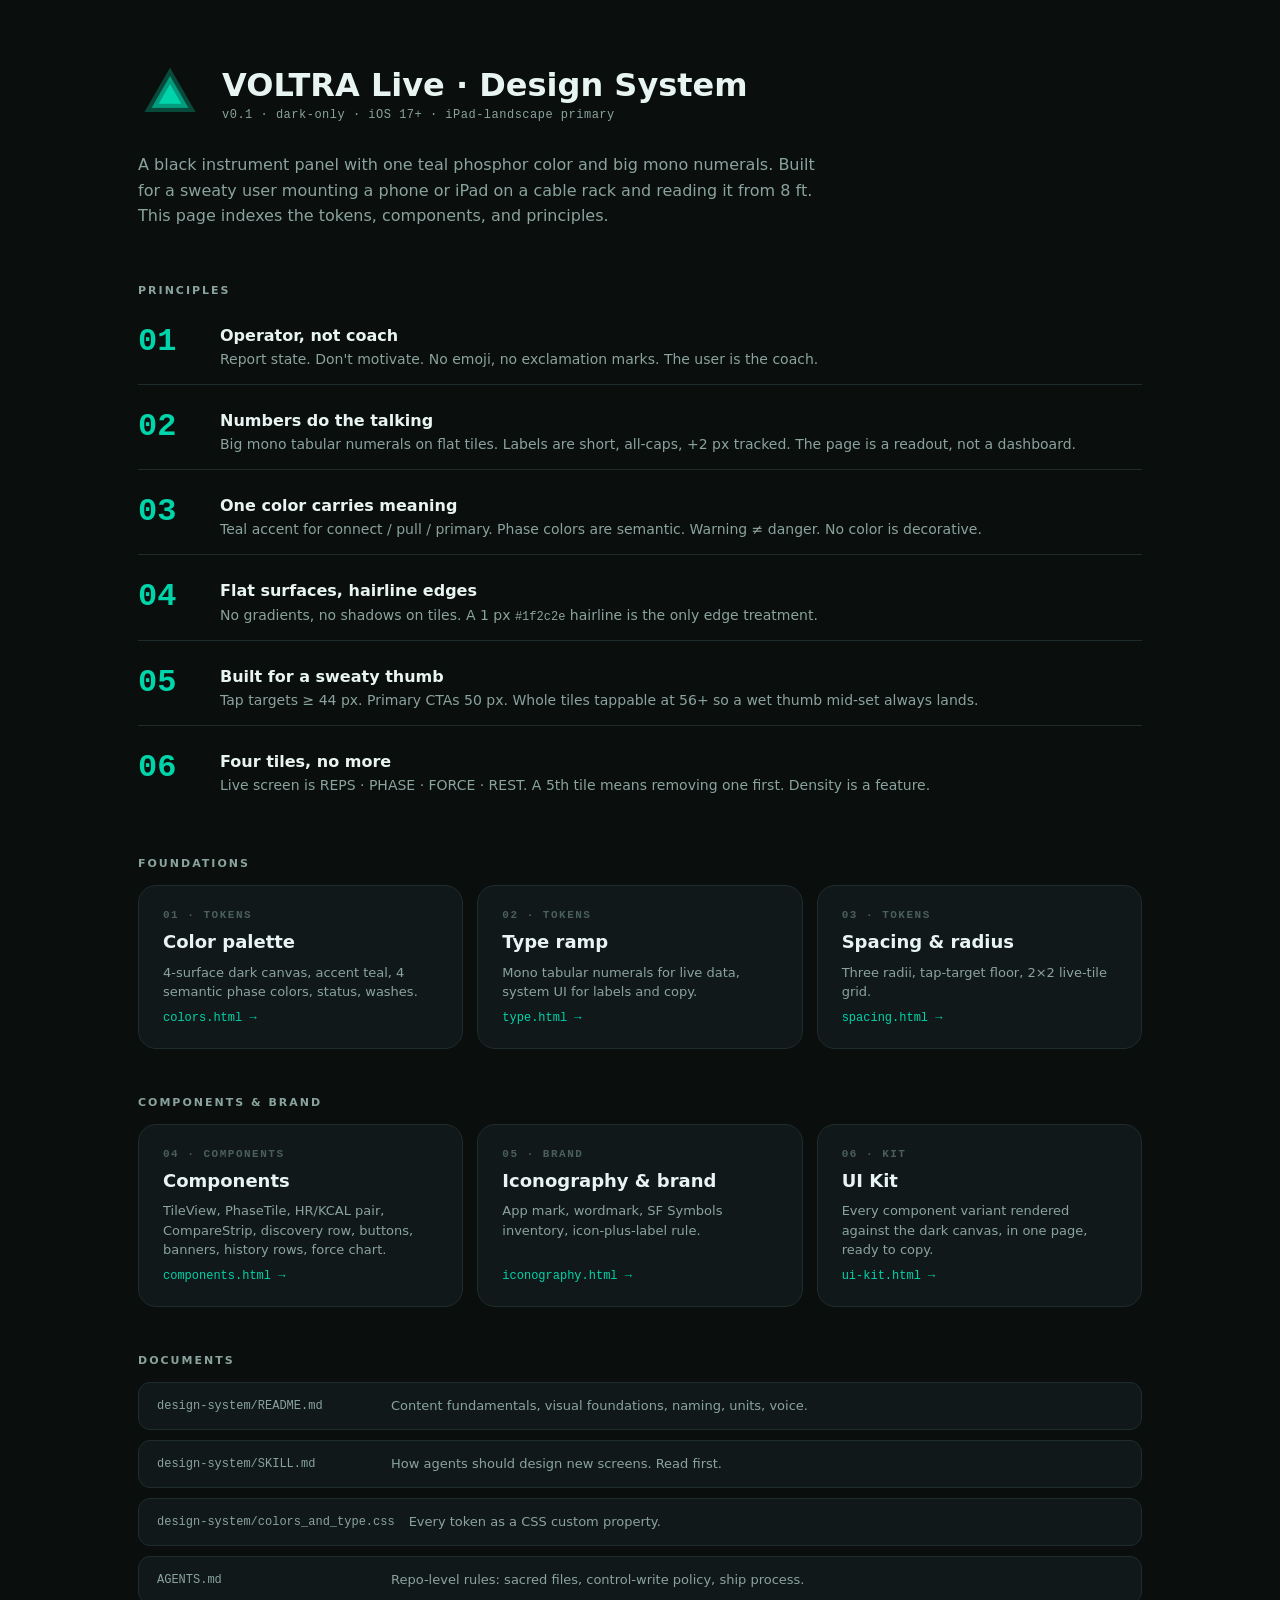
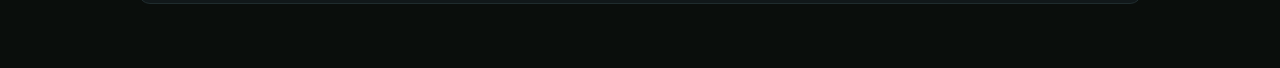
<file: design-system/preview/index.html>
<!DOCTYPE html>
<html lang="en">
<head>
<meta charset="UTF-8">
<title>VOLTRA Live — Design System</title>
<link rel="stylesheet" href="../colors_and_type.css">
<style>
  html, body { margin: 0; background: var(--vl-bg); color: var(--vl-text); font-family: var(--vl-font-ui); min-height: 100vh; }
  body { padding: 64px 48px; box-sizing: border-box; max-width: 1100px; margin: 0 auto; }
  header { display: flex; align-items: center; gap: 20px; margin-bottom: 12px; }
  header img { width: 64px; height: 64px; border-radius: 14px; }
  header h1 { font: 700 32px/1 var(--vl-font-ui); margin: 0; }
  header .meta { font: 500 12px/1.4 var(--vl-font-mono); color: var(--vl-text-dim); margin-top: 6px; letter-spacing: 0.5px; }
  .lede { font: 400 16px/1.6 var(--vl-font-ui); color: var(--vl-text-dim); max-width: 680px; margin: 24px 0 56px; }
  h2 { font: 700 11px/1 var(--vl-font-ui); letter-spacing: 2px; text-transform: uppercase; color: var(--vl-text-dim); margin: 48px 0 16px; }
  .grid { display: grid; grid-template-columns: repeat(auto-fill, minmax(260px, 1fr)); gap: 14px; }
  .card {
    background: var(--vl-bg-elev); border: var(--vl-stroke); border-radius: var(--vl-r-tile);
    padding: 24px; text-decoration: none; color: var(--vl-text);
    display: flex; flex-direction: column; gap: 10px;
    transition: border-color .15s ease, transform .15s ease;
  }
  .card:hover { border-color: var(--vl-accent); transform: translateY(-2px); }
  .card .num { font: 700 11px/1 var(--vl-font-mono); color: var(--vl-text-faint); letter-spacing: 1.5px; }
  .card .name { font: 700 18px/1.2 var(--vl-font-ui); }
  .card .desc { font: 400 13px/1.5 var(--vl-font-ui); color: var(--vl-text-dim); }
  .card .arrow { font: 500 12px/1 var(--vl-font-mono); color: var(--vl-accent); margin-top: auto; }
  .doc-list { display: grid; gap: 10px; }
  .doc {
    display: flex; gap: 14px; align-items: center;
    background: var(--vl-bg-elev); border: var(--vl-stroke); border-radius: var(--vl-r-button);
    padding: 14px 18px; text-decoration: none; color: var(--vl-text);
  }
  .doc:hover { border-color: var(--vl-accent); }
  .doc .file { font: 500 12px/1 var(--vl-font-mono); color: var(--vl-text-dim); min-width: 220px; }
  .doc .desc { font: 400 13px/1.4 var(--vl-font-ui); color: var(--vl-text-dim); flex: 1; }
  .principles { display: grid; gap: 12px; }
  .principle { display: grid; grid-template-columns: 64px 1fr; gap: 18px; align-items: start; padding: 14px 0; border-bottom: var(--vl-stroke); }
  .principle:last-child { border-bottom: 0; }
  .principle .num2 { font: 700 32px/1 var(--vl-font-mono); color: var(--vl-accent); font-variant-numeric: tabular-nums; }
  .principle .title { font: 700 16px/1.2 var(--vl-font-ui); margin-bottom: 4px; }
  .principle .body { font: 400 14px/1.5 var(--vl-font-ui); color: var(--vl-text-dim); }
</style>
</head>
<body>
  <header>
    <img src="../../assets/app-icon-1024.png" alt="VOLTRA mark">
    <div>
      <h1>VOLTRA Live · Design System</h1>
      <div class="meta">v0.1 · dark-only · iOS 17+ · iPad-landscape primary</div>
    </div>
  </header>
  <p class="lede">A black instrument panel with one teal phosphor color and big mono numerals. Built for a sweaty user mounting a phone or iPad on a cable rack and reading it from 8 ft. This page indexes the tokens, components, and principles.</p>

  <h2>Principles</h2>
  <div class="principles">
    <div class="principle"><div class="num2">01</div><div><div class="title">Operator, not coach</div><div class="body">Report state. Don't motivate. No emoji, no exclamation marks. The user is the coach.</div></div></div>
    <div class="principle"><div class="num2">02</div><div><div class="title">Numbers do the talking</div><div class="body">Big mono tabular numerals on flat tiles. Labels are short, all-caps, +2 px tracked. The page is a readout, not a dashboard.</div></div></div>
    <div class="principle"><div class="num2">03</div><div><div class="title">One color carries meaning</div><div class="body">Teal accent for connect / pull / primary. Phase colors are semantic. Warning ≠ danger. No color is decorative.</div></div></div>
    <div class="principle"><div class="num2">04</div><div><div class="title">Flat surfaces, hairline edges</div><div class="body">No gradients, no shadows on tiles. A 1 px <code style="font:500 12px/1 var(--vl-font-mono);color:var(--vl-text-dim)">#1f2c2e</code> hairline is the only edge treatment.</div></div></div>
    <div class="principle"><div class="num2">05</div><div><div class="title">Built for a sweaty thumb</div><div class="body">Tap targets ≥ 44 px. Primary CTAs 50 px. Whole tiles tappable at 56+ so a wet thumb mid-set always lands.</div></div></div>
    <div class="principle"><div class="num2">06</div><div><div class="title">Four tiles, no more</div><div class="body">Live screen is REPS · PHASE · FORCE · REST. A 5th tile means removing one first. Density is a feature.</div></div></div>
  </div>

  <h2>Foundations</h2>
  <div class="grid">
    <a class="card" href="colors.html">
      <span class="num">01 · TOKENS</span>
      <span class="name">Color palette</span>
      <span class="desc">4-surface dark canvas, accent teal, 4 semantic phase colors, status, washes.</span>
      <span class="arrow">colors.html →</span>
    </a>
    <a class="card" href="type.html">
      <span class="num">02 · TOKENS</span>
      <span class="name">Type ramp</span>
      <span class="desc">Mono tabular numerals for live data, system UI for labels and copy.</span>
      <span class="arrow">type.html →</span>
    </a>
    <a class="card" href="spacing.html">
      <span class="num">03 · TOKENS</span>
      <span class="name">Spacing &amp; radius</span>
      <span class="desc">Three radii, tap-target floor, 2×2 live-tile grid.</span>
      <span class="arrow">spacing.html →</span>
    </a>
  </div>

  <h2>Components &amp; brand</h2>
  <div class="grid">
    <a class="card" href="components.html">
      <span class="num">04 · COMPONENTS</span>
      <span class="name">Components</span>
      <span class="desc">TileView, PhaseTile, HR/KCAL pair, CompareStrip, discovery row, buttons, banners, history rows, force chart.</span>
      <span class="arrow">components.html →</span>
    </a>
    <a class="card" href="iconography.html">
      <span class="num">05 · BRAND</span>
      <span class="name">Iconography &amp; brand</span>
      <span class="desc">App mark, wordmark, SF Symbols inventory, icon-plus-label rule.</span>
      <span class="arrow">iconography.html →</span>
    </a>
    <a class="card" href="../ui-kit.html">
      <span class="num">06 · KIT</span>
      <span class="name">UI Kit</span>
      <span class="desc">Every component variant rendered against the dark canvas, in one page, ready to copy.</span>
      <span class="arrow">ui-kit.html →</span>
    </a>
  </div>

  <h2>Documents</h2>
  <div class="doc-list">
    <a class="doc" href="../README.md"><span class="file">design-system/README.md</span><span class="desc">Content fundamentals, visual foundations, naming, units, voice.</span></a>
    <a class="doc" href="../SKILL.md"><span class="file">design-system/SKILL.md</span><span class="desc">How agents should design new screens. Read first.</span></a>
    <a class="doc" href="../colors_and_type.css"><span class="file">design-system/colors_and_type.css</span><span class="desc">Every token as a CSS custom property.</span></a>
    <a class="doc" href="../../AGENTS.md"><span class="file">AGENTS.md</span><span class="desc">Repo-level rules: sacred files, control-write policy, ship process.</span></a>
  </div>
</body>
</html>
</file>
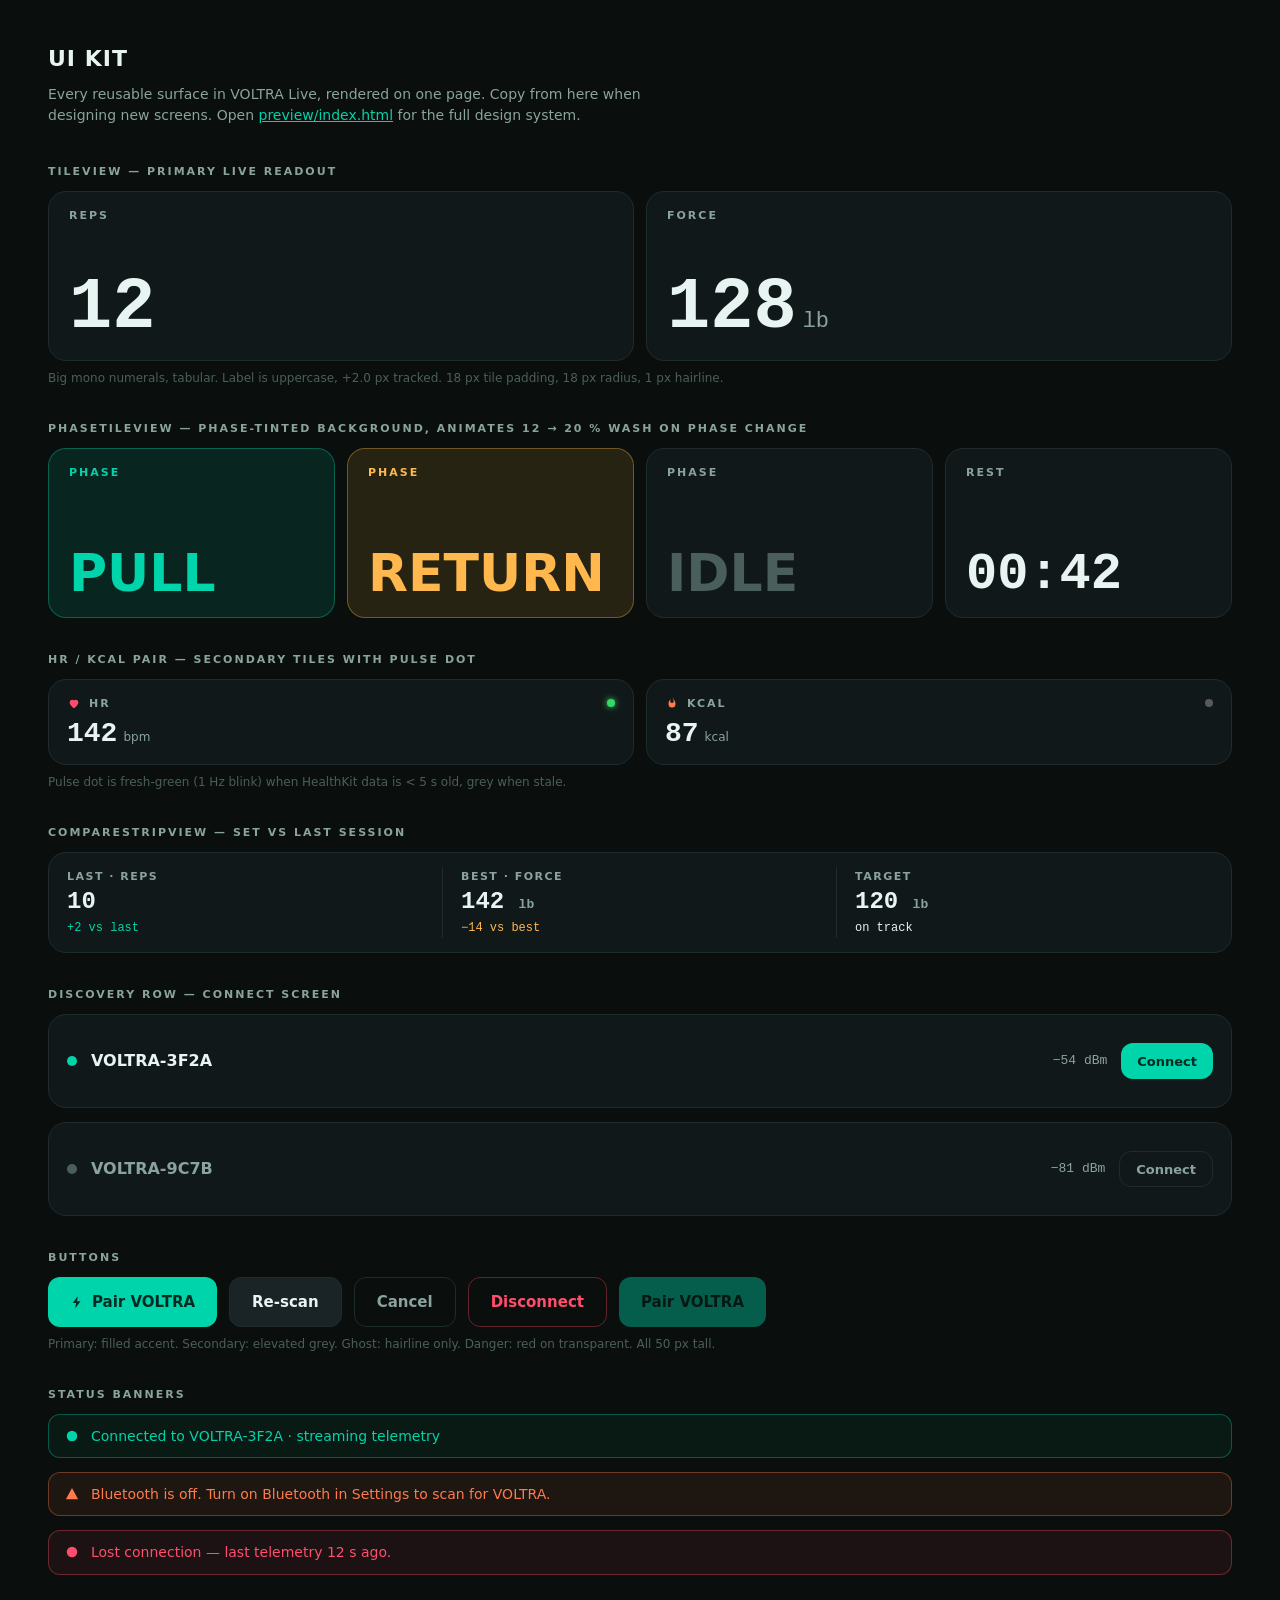
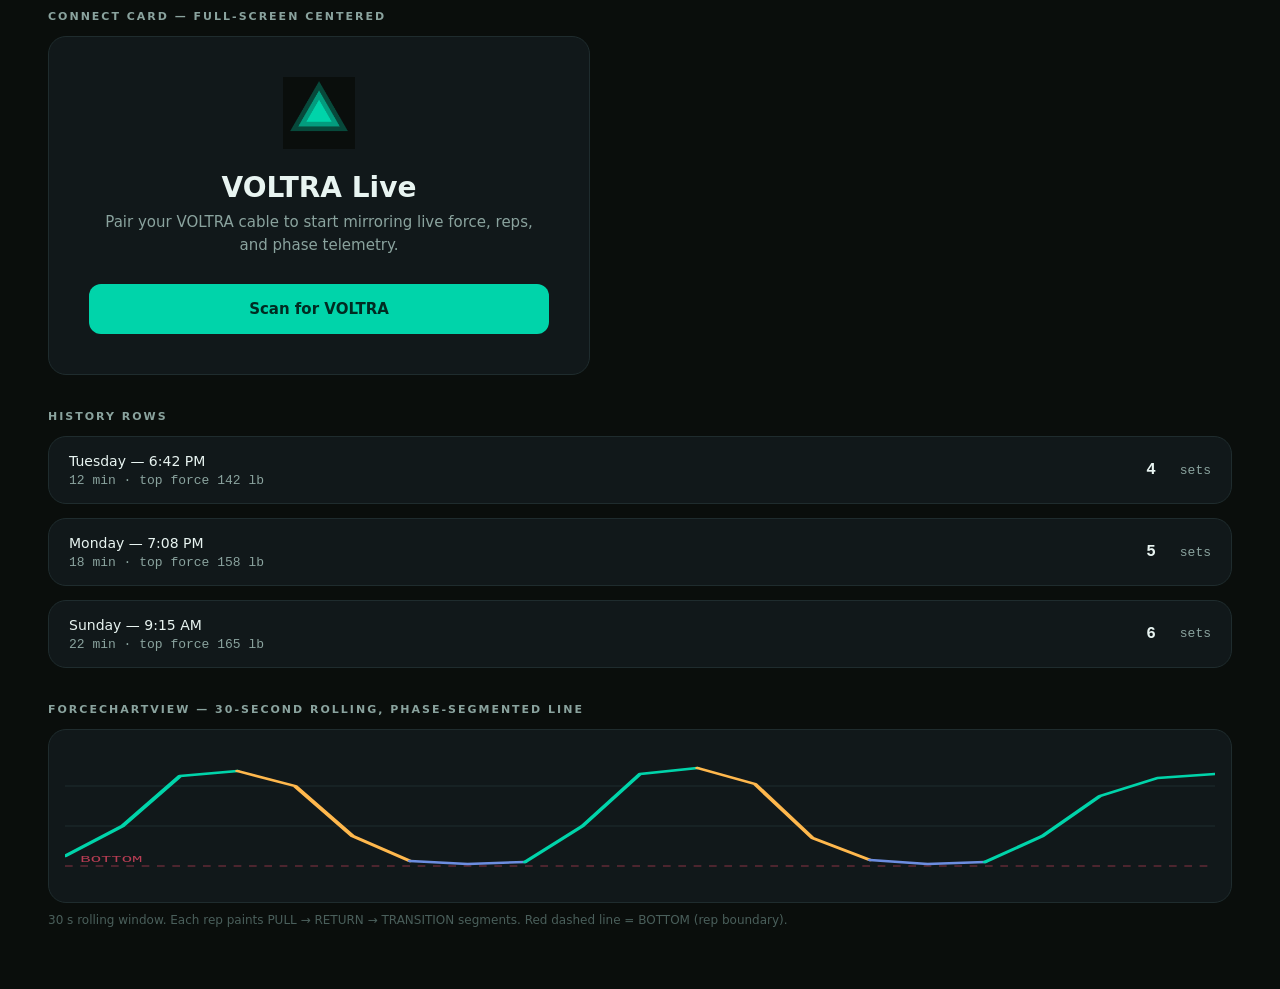
<file: design-system/ui-kit.html>
<!DOCTYPE html>
<html lang="en">
<head>
<meta charset="UTF-8">
<title>VOLTRA Live — Components</title>
<link rel="stylesheet" href="colors_and_type.css">
<style>
  html, body { margin: 0; background: var(--vl-bg); color: var(--vl-text); font-family: var(--vl-font-ui); }
  body { padding: 48px; min-height: 100vh; box-sizing: border-box; }
  h1 { font: 700 22px/1 var(--vl-font-ui); letter-spacing: 1px; text-transform: uppercase; margin: 0 0 8px; }
  .sub { font: 400 14px/1.5 var(--vl-font-ui); color: var(--vl-text-dim); margin-bottom: 40px; max-width: 620px; }
  h2 { font: 700 11px/1 var(--vl-font-ui); letter-spacing: 2px; text-transform: uppercase; color: var(--vl-text-dim); margin: 36px 0 14px; }
  .stack { display: grid; grid-template-columns: 1fr; gap: 14px; }
  .row2 { display: grid; grid-template-columns: 1fr 1fr; gap: 12px; }
  .row4 { display: grid; grid-template-columns: repeat(4, 1fr); gap: 12px; }

  /* Tile */
  .tile {
    background: var(--vl-bg-elev); border: var(--vl-stroke); border-radius: var(--vl-r-tile);
    padding: 18px 20px; min-height: 132px;
    display: flex; flex-direction: column; justify-content: space-between;
  }
  .tile-label { font: 700 11px/1 var(--vl-font-ui); letter-spacing: 2px; text-transform: uppercase; color: var(--vl-text-dim); }
  .tile-value { font: 700 72px/.95 var(--vl-font-mono); font-variant-numeric: tabular-nums; color: var(--vl-text); }
  .tile-value .unit { font: 500 22px/1 var(--vl-font-mono); color: var(--vl-text-dim); margin-left: 6px; }

  /* Phase tile (active = pull) */
  .tile.phase-pull { background: var(--vl-pull-wash); border-color: rgba(0,212,170,.35); }
  .tile.phase-return { background: var(--vl-return-wash); border-color: rgba(255,184,77,.35); }
  .tile.phase-idle { background: var(--vl-bg-elev); }
  .phase-value { font: 700 52px/1 var(--vl-font-ui); }

  /* Mid tile (HR/KCAL) */
  .tile-mid { padding: 16px 18px; min-height: 0; gap: 10px; }
  .tile-mid .top { display: flex; align-items: center; gap: 8px; }
  .tile-mid .ico { width: 14px; height: 14px; }
  .tile-mid .v { font: 700 28px/1 var(--vl-font-mono); font-variant-numeric: tabular-nums; }
  .tile-mid .cap { font: 400 12px/1 var(--vl-font-ui); color: var(--vl-text-dim); }
  .pulse-dot { width: 8px; height: 8px; border-radius: 50%; background: var(--vl-fresh); box-shadow: 0 0 6px var(--vl-fresh); animation: pulse 1s ease-in-out infinite; }
  .pulse-dot.stale { background: var(--vl-fresh-stale); animation: none; box-shadow: none; }
  @keyframes pulse { 0%,100% { opacity: 1 } 50% { opacity: 0.45 } }

  /* Buttons */
  .btn { display: inline-flex; align-items: center; justify-content: center; gap: 8px;
    height: var(--vl-tap-cta); padding: 0 22px; border: 0; border-radius: var(--vl-r-button);
    font: 600 15px/1 var(--vl-font-ui); cursor: pointer; }
  .btn-primary { background: var(--vl-accent); color: #002b22; }
  .btn-secondary { background: var(--vl-bg-elev-2); color: var(--vl-text); border: 1px solid var(--vl-border); }
  .btn-ghost { background: transparent; color: var(--vl-text-dim); border: 1px solid var(--vl-border); }
  .btn-danger { background: transparent; color: var(--vl-danger); border: 1px solid rgba(255,77,109,.35); }
  .btn:disabled, .btn-disabled { opacity: 0.4; cursor: not-allowed; }

  /* Discovery row */
  .disc {
    display: flex; align-items: center; gap: 14px;
    background: var(--vl-bg-elev); border: var(--vl-stroke); border-radius: var(--vl-r-tile);
    padding: 14px 18px; min-height: 64px;
  }
  .disc .dot { width: 10px; height: 10px; border-radius: 50%; background: var(--vl-accent); }
  .disc .name { font: 600 16px/1.2 var(--vl-font-ui); color: var(--vl-text); flex: 1; }
  .disc .meta { font: 400 13px/1.2 var(--vl-font-ui); color: var(--vl-text-dim); font-family: var(--vl-font-mono); }

  /* Compare strip */
  .compare {
    background: var(--vl-bg-elev); border: var(--vl-stroke); border-radius: var(--vl-r-tile);
    display: grid; grid-template-columns: repeat(3, 1fr); padding: 14px 0;
  }
  .compare .cell { padding: 4px 18px; text-align: left; border-right: var(--vl-stroke); display: flex; flex-direction: column; gap: 8px; }
  .compare .cell:last-child { border-right: 0; }
  .compare .lbl { font: 700 11px/1 var(--vl-font-ui); letter-spacing: 1.5px; text-transform: uppercase; color: var(--vl-text-dim); }
  .compare .val { font: 700 24px/1 var(--vl-font-mono); font-variant-numeric: tabular-nums; }
  .compare .delta { font: 500 12px/1 var(--vl-font-mono); }
  .compare .delta.up { color: var(--vl-pull); }
  .compare .delta.down { color: var(--vl-return); }

  /* Connect card */
  .connect {
    background: var(--vl-bg-elev); border: var(--vl-stroke); border-radius: var(--vl-r-tile);
    padding: 40px; text-align: center; max-width: 460px;
  }
  .connect .mark { width: 72px; height: 72px; margin: 0 auto 20px; }
  .connect h3 { font: 700 28px/1.1 var(--vl-font-ui); margin: 0 0 8px; }
  .connect p { font: 400 15px/1.5 var(--vl-font-ui); color: var(--vl-text-dim); margin: 0 0 28px; }

  /* Status banner */
  .banner { display: flex; align-items: center; gap: 12px; padding: 12px 16px; border-radius: var(--vl-r-button); border: 1px solid; font: 500 14px/1.3 var(--vl-font-ui); }
  .banner.warn { background: rgba(255,122,77,.08); border-color: rgba(255,122,77,.35); color: var(--vl-warn); }
  .banner.danger { background: rgba(255,77,109,.08); border-color: rgba(255,77,109,.35); color: var(--vl-danger); }
  .banner.ok { background: rgba(0,212,170,.06); border-color: rgba(0,212,170,.35); color: var(--vl-accent); }

  /* History row */
  .hist {
    display: grid; grid-template-columns: 1fr auto auto; gap: 24px; align-items: center;
    background: var(--vl-bg-elev); border: var(--vl-stroke); border-radius: var(--vl-r-tile);
    padding: 16px 20px;
  }
  .hist .when { font: 500 14px/1.2 var(--vl-font-ui); }
  .hist .sets { font: 700 16px/1 var(--vl-font-mono); font-variant-numeric: tabular-nums; color: var(--vl-text); }
  .hist .dur { font: 400 13px/1 var(--vl-font-mono); color: var(--vl-text-dim); }

  /* Force chart */
  .chart { background: var(--vl-bg-elev); border: var(--vl-stroke); border-radius: var(--vl-r-tile); padding: 16px; }
  .chart svg { display: block; width: 100%; height: 140px; }

  .caption { font: 400 12px/1.5 var(--vl-font-ui); color: var(--vl-text-faint); margin-top: 8px; }
</style>
</head>
<body>
  <h1>UI Kit</h1>
  <p class="sub">Every reusable surface in VOLTRA Live, rendered on one page. Copy from here when designing new screens. Open <a href="preview/index.html" style="color:var(--vl-accent)">preview/index.html</a> for the full design system.</p>

  <h2>TileView — primary live readout</h2>
  <div class="row2">
    <div class="tile">
      <div class="tile-label">REPS</div>
      <div class="tile-value">12</div>
    </div>
    <div class="tile">
      <div class="tile-label">FORCE</div>
      <div class="tile-value">128<span class="unit">lb</span></div>
    </div>
  </div>
  <p class="caption">Big mono numerals, tabular. Label is uppercase, +2.0 px tracked. 18 px tile padding, 18 px radius, 1 px hairline.</p>

  <h2>PhaseTileView — phase-tinted background, animates 12 → 20 % wash on phase change</h2>
  <div class="row4">
    <div class="tile phase-pull">
      <div class="tile-label" style="color: var(--vl-pull)">PHASE</div>
      <div class="phase-value" style="color: var(--vl-pull)">PULL</div>
    </div>
    <div class="tile phase-return">
      <div class="tile-label" style="color: var(--vl-return)">PHASE</div>
      <div class="phase-value" style="color: var(--vl-return)">RETURN</div>
    </div>
    <div class="tile phase-idle">
      <div class="tile-label">PHASE</div>
      <div class="phase-value" style="color: var(--vl-idle)">IDLE</div>
    </div>
    <div class="tile">
      <div class="tile-label">REST</div>
      <div class="tile-value" style="font-size:52px">00:42</div>
    </div>
  </div>

  <h2>HR / KCAL pair — secondary tiles with pulse dot</h2>
  <div class="row2">
    <div class="tile tile-mid">
      <div class="top">
        <svg class="ico" viewBox="0 0 16 16" fill="var(--vl-danger)"><path d="M8 14s-5-3.5-5-7a3 3 0 0 1 5-2 3 3 0 0 1 5 2c0 3.5-5 7-5 7Z"/></svg>
        <span class="tile-label" style="color: var(--vl-text-dim)">HR</span>
        <span class="pulse-dot" style="margin-left:auto"></span>
      </div>
      <div style="display:flex;align-items:baseline;gap:6px">
        <span class="v">142</span><span class="cap">bpm</span>
      </div>
    </div>
    <div class="tile tile-mid">
      <div class="top">
        <svg class="ico" viewBox="0 0 16 16" fill="var(--vl-warn)"><path d="M8 1s2 3 2 5a2 2 0 1 1-4 0c0-1 .5-2 1-2.5C5 5 4 6.5 4 9a4 4 0 0 0 8 0c0-3-2-5.5-4-8Z"/></svg>
        <span class="tile-label" style="color: var(--vl-text-dim)">KCAL</span>
        <span class="pulse-dot stale" style="margin-left:auto"></span>
      </div>
      <div style="display:flex;align-items:baseline;gap:6px">
        <span class="v">87</span><span class="cap">kcal</span>
      </div>
    </div>
  </div>
  <p class="caption">Pulse dot is fresh-green (1 Hz blink) when HealthKit data is &lt; 5 s old, grey when stale.</p>

  <h2>CompareStripView — set vs last session</h2>
  <div class="compare">
    <div class="cell"><span class="lbl">LAST · REPS</span><span class="val">10</span><span class="delta up">+2 vs last</span></div>
    <div class="cell"><span class="lbl">BEST · FORCE</span><span class="val">142 <span style="font-size:13px;color:var(--vl-text-dim)">lb</span></span><span class="delta down">−14 vs best</span></div>
    <div class="cell"><span class="lbl">TARGET</span><span class="val">120 <span style="font-size:13px;color:var(--vl-text-dim)">lb</span></span><span class="delta">on track</span></div>
  </div>

  <h2>Discovery row — Connect screen</h2>
  <div class="stack">
    <div class="disc">
      <span class="dot"></span>
      <span class="name">VOLTRA-3F2A</span>
      <span class="meta">−54 dBm</span>
      <button class="btn btn-primary" style="height:36px;padding:0 16px;font-size:13px">Connect</button>
    </div>
    <div class="disc">
      <span class="dot" style="background:var(--vl-text-faint)"></span>
      <span class="name" style="color:var(--vl-text-dim)">VOLTRA-9C7B</span>
      <span class="meta">−81 dBm</span>
      <button class="btn btn-ghost" style="height:36px;padding:0 16px;font-size:13px">Connect</button>
    </div>
  </div>

  <h2>Buttons</h2>
  <div style="display:flex;gap:12px;flex-wrap:wrap;align-items:center">
    <button class="btn btn-primary">
      <svg viewBox="0 0 16 16" width="14" height="14" fill="currentColor"><path d="M9 1 3 9h4l-1 6 6-8H8l1-6Z"/></svg>
      Pair VOLTRA
    </button>
    <button class="btn btn-secondary">Re-scan</button>
    <button class="btn btn-ghost">Cancel</button>
    <button class="btn btn-danger">Disconnect</button>
    <button class="btn btn-primary btn-disabled">Pair VOLTRA</button>
  </div>
  <p class="caption">Primary: filled accent. Secondary: elevated grey. Ghost: hairline only. Danger: red on transparent. All 50 px tall.</p>

  <h2>Status banners</h2>
  <div class="stack">
    <div class="banner ok">
      <svg viewBox="0 0 16 16" width="14" height="14" fill="currentColor"><circle cx="8" cy="8" r="6"/></svg>
      Connected to VOLTRA-3F2A · streaming telemetry
    </div>
    <div class="banner warn">
      <svg viewBox="0 0 16 16" width="14" height="14" fill="currentColor"><path d="M8 1 1 14h14L8 1Zm0 5v4M8 12v.5"/></svg>
      Bluetooth is off. Turn on Bluetooth in Settings to scan for VOLTRA.
    </div>
    <div class="banner danger">
      <svg viewBox="0 0 16 16" width="14" height="14" fill="currentColor"><circle cx="8" cy="8" r="6"/></svg>
      Lost connection — last telemetry 12 s ago.
    </div>
  </div>

  <h2>Connect card — full-screen centered</h2>
  <div class="connect">
    <img class="mark" src="../assets/app-icon-1024.png" alt="VOLTRA mark">
    <h3>VOLTRA Live</h3>
    <p>Pair your VOLTRA cable to start mirroring live force, reps, and phase telemetry.</p>
    <button class="btn btn-primary" style="width:100%">Scan for VOLTRA</button>
  </div>

  <h2>History rows</h2>
  <div class="stack">
    <div class="hist"><div><div class="when">Tuesday — 6:42 PM</div><div class="dur" style="margin-top:4px">12 min · top force 142 lb</div></div><span class="sets">4</span><span class="dur">sets</span></div>
    <div class="hist"><div><div class="when">Monday — 7:08 PM</div><div class="dur" style="margin-top:4px">18 min · top force 158 lb</div></div><span class="sets">5</span><span class="dur">sets</span></div>
    <div class="hist"><div><div class="when">Sunday — 9:15 AM</div><div class="dur" style="margin-top:4px">22 min · top force 165 lb</div></div><span class="sets">6</span><span class="dur">sets</span></div>
  </div>

  <h2>ForceChartView — 30-second rolling, phase-segmented line</h2>
  <div class="chart">
    <svg viewBox="0 0 600 140" preserveAspectRatio="none">
      <!-- BOTTOM marker -->
      <line x1="0" y1="120" x2="600" y2="120" stroke="var(--vl-danger)" stroke-width="1" stroke-dasharray="4 4" opacity="0.5"/>
      <text x="8" y="116" font-family="var(--vl-font-mono)" font-size="9" fill="var(--vl-danger)" opacity="0.7">BOTTOM</text>
      <!-- gridlines -->
      <line x1="0" y1="40" x2="600" y2="40" stroke="var(--vl-border)" stroke-width="1"/>
      <line x1="0" y1="80" x2="600" y2="80" stroke="var(--vl-border)" stroke-width="1"/>
      <!-- phase-segmented line: pull, return, transition, pull, return... -->
      <polyline points="0,110 30,80 60,30 90,25" fill="none" stroke="var(--vl-pull)" stroke-width="2.5" stroke-linecap="round" stroke-linejoin="round"/>
      <polyline points="90,25 120,40 150,90 180,115" fill="none" stroke="var(--vl-return)" stroke-width="2.5" stroke-linecap="round" stroke-linejoin="round"/>
      <polyline points="180,115 210,118 240,116" fill="none" stroke="var(--vl-transition)" stroke-width="2.5" stroke-linecap="round" stroke-linejoin="round"/>
      <polyline points="240,116 270,80 300,28 330,22" fill="none" stroke="var(--vl-pull)" stroke-width="2.5" stroke-linecap="round" stroke-linejoin="round"/>
      <polyline points="330,22 360,38 390,92 420,114" fill="none" stroke="var(--vl-return)" stroke-width="2.5" stroke-linecap="round" stroke-linejoin="round"/>
      <polyline points="420,114 450,118 480,116" fill="none" stroke="var(--vl-transition)" stroke-width="2.5" stroke-linecap="round" stroke-linejoin="round"/>
      <polyline points="480,116 510,90 540,50 570,32 600,28" fill="none" stroke="var(--vl-pull)" stroke-width="2.5" stroke-linecap="round" stroke-linejoin="round"/>
    </svg>
  </div>
  <p class="caption">30 s rolling window. Each rep paints PULL → RETURN → TRANSITION segments. Red dashed line = BOTTOM (rep boundary).</p>
</body>
</html>
</file>
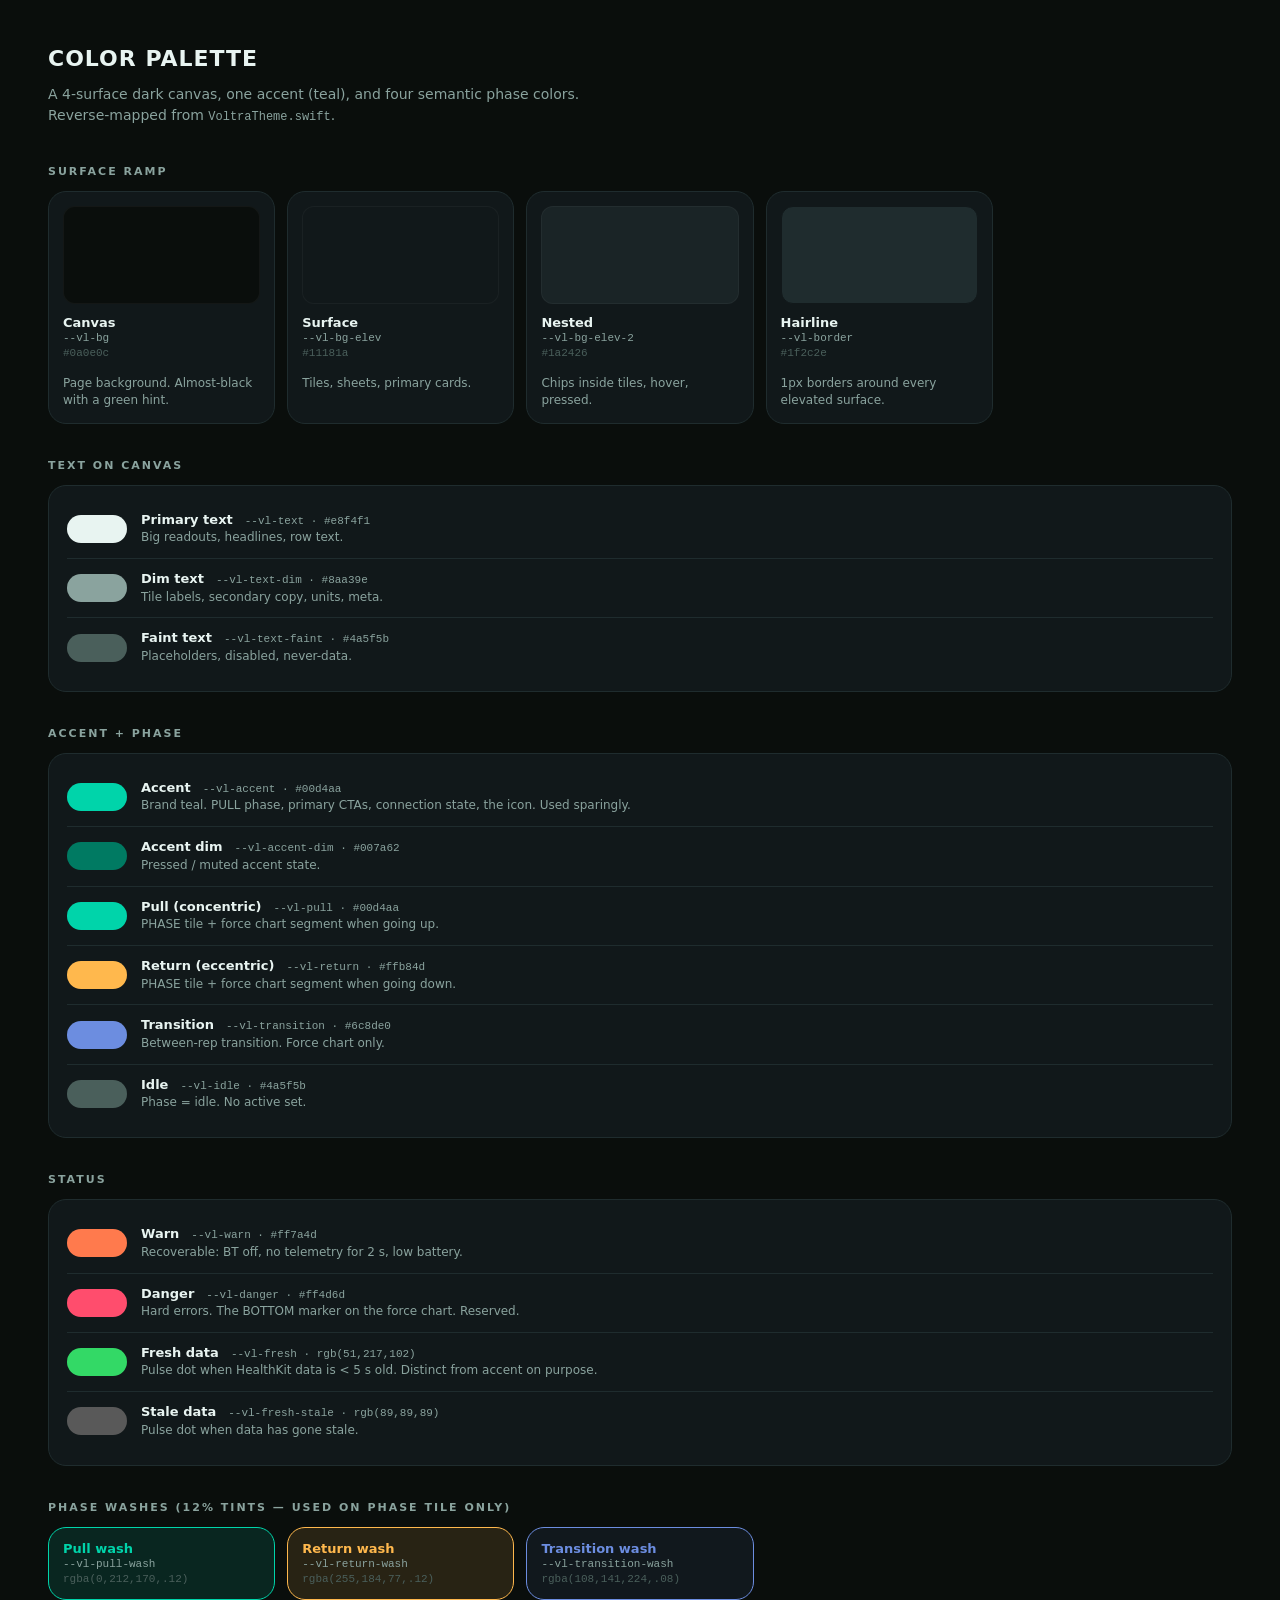
<file: design-system/preview/colors.html>
<!DOCTYPE html>
<html lang="en">
<head>
<meta charset="UTF-8">
<title>VOLTRA Live — Color Palette</title>
<link rel="stylesheet" href="../colors_and_type.css">
<style>
  html, body { margin: 0; background: var(--vl-bg); color: var(--vl-text); font-family: var(--vl-font-ui); }
  body { padding: 48px; min-height: 100vh; box-sizing: border-box; }
  h1 { font: 700 22px/1 var(--vl-font-ui); letter-spacing: 1px; text-transform: uppercase; margin: 0 0 8px; color: var(--vl-text); }
  .sub { font: 400 14px/1.5 var(--vl-font-ui); color: var(--vl-text-dim); margin-bottom: 40px; max-width: 560px; }
  h2 { font: 700 11px/1 var(--vl-font-ui); letter-spacing: 2px; text-transform: uppercase; color: var(--vl-text-dim); margin: 36px 0 14px; }
  .grid { display: grid; grid-template-columns: repeat(auto-fill, minmax(220px, 1fr)); gap: 12px; }
  .swatch {
    background: var(--vl-bg-elev); border: var(--vl-stroke); border-radius: var(--vl-r-tile);
    padding: 14px; display: flex; flex-direction: column; gap: 12px;
  }
  .chip { height: 96px; border-radius: 12px; border: 1px solid rgba(255,255,255,0.04); }
  .chip-meta { display: flex; flex-direction: column; gap: 4px; min-width: 0; }
  .chip-name { font: 700 13px/1 var(--vl-font-ui); color: var(--vl-text); }
  .chip-token { font: 500 11px/1 var(--vl-font-mono); color: var(--vl-text-dim); }
  .chip-hex { font: 500 11px/1 var(--vl-font-mono); color: var(--vl-text-faint); }
  .chip-use { font: 400 12px/1.4 var(--vl-font-ui); color: var(--vl-text-dim); margin-top: 4px; }
  .row { display: grid; grid-template-columns: 60px 1fr; gap: 14px; align-items: center; padding: 12px 0; border-bottom: var(--vl-stroke); }
  .row:last-child { border-bottom: 0; }
  .row .pill { width: 60px; height: 28px; border-radius: var(--vl-r-pill); }
  .row-label { font: 600 13px/1.2 var(--vl-font-ui); color: var(--vl-text); display: flex; gap: 12px; align-items: baseline; }
  .row-label code { font: 500 11px/1 var(--vl-font-mono); color: var(--vl-text-dim); }
  .row-use { font: 400 12px/1.4 var(--vl-font-ui); color: var(--vl-text-dim); margin-top: 2px; }
  .group { background: var(--vl-bg-elev); border: var(--vl-stroke); border-radius: var(--vl-r-tile); padding: 14px 18px; }
</style>
</head>
<body>
  <h1>Color Palette</h1>
  <p class="sub">A 4-surface dark canvas, one accent (teal), and four semantic phase colors. Reverse-mapped from <code style="font-family:var(--vl-font-mono);font-size:12px;color:var(--vl-text-dim)">VoltraTheme.swift</code>.</p>

  <h2>Surface ramp</h2>
  <div class="grid">
    <div class="swatch"><div class="chip" style="background: var(--vl-bg)"></div>
      <div class="chip-meta"><span class="chip-name">Canvas</span><span class="chip-token">--vl-bg</span><span class="chip-hex">#0a0e0c</span></div>
      <span class="chip-use">Page background. Almost-black with a green hint.</span></div>
    <div class="swatch"><div class="chip" style="background: var(--vl-bg-elev)"></div>
      <div class="chip-meta"><span class="chip-name">Surface</span><span class="chip-token">--vl-bg-elev</span><span class="chip-hex">#11181a</span></div>
      <span class="chip-use">Tiles, sheets, primary cards.</span></div>
    <div class="swatch"><div class="chip" style="background: var(--vl-bg-elev-2)"></div>
      <div class="chip-meta"><span class="chip-name">Nested</span><span class="chip-token">--vl-bg-elev-2</span><span class="chip-hex">#1a2426</span></div>
      <span class="chip-use">Chips inside tiles, hover, pressed.</span></div>
    <div class="swatch"><div class="chip" style="background: var(--vl-border); border:1px solid var(--vl-bg-elev)"></div>
      <div class="chip-meta"><span class="chip-name">Hairline</span><span class="chip-token">--vl-border</span><span class="chip-hex">#1f2c2e</span></div>
      <span class="chip-use">1px borders around every elevated surface.</span></div>
  </div>

  <h2>Text on canvas</h2>
  <div class="group">
    <div class="row"><span class="pill" style="background: var(--vl-text)"></span>
      <div><div class="row-label">Primary text <code>--vl-text · #e8f4f1</code></div><div class="row-use">Big readouts, headlines, row text.</div></div></div>
    <div class="row"><span class="pill" style="background: var(--vl-text-dim)"></span>
      <div><div class="row-label">Dim text <code>--vl-text-dim · #8aa39e</code></div><div class="row-use">Tile labels, secondary copy, units, meta.</div></div></div>
    <div class="row"><span class="pill" style="background: var(--vl-text-faint)"></span>
      <div><div class="row-label">Faint text <code>--vl-text-faint · #4a5f5b</code></div><div class="row-use">Placeholders, disabled, never-data.</div></div></div>
  </div>

  <h2>Accent + phase</h2>
  <div class="group">
    <div class="row"><span class="pill" style="background: var(--vl-accent)"></span>
      <div><div class="row-label">Accent <code>--vl-accent · #00d4aa</code></div><div class="row-use">Brand teal. PULL phase, primary CTAs, connection state, the icon. Used sparingly.</div></div></div>
    <div class="row"><span class="pill" style="background: var(--vl-accent-dim)"></span>
      <div><div class="row-label">Accent dim <code>--vl-accent-dim · #007a62</code></div><div class="row-use">Pressed / muted accent state.</div></div></div>
    <div class="row"><span class="pill" style="background: var(--vl-pull)"></span>
      <div><div class="row-label">Pull (concentric) <code>--vl-pull · #00d4aa</code></div><div class="row-use">PHASE tile + force chart segment when going up.</div></div></div>
    <div class="row"><span class="pill" style="background: var(--vl-return)"></span>
      <div><div class="row-label">Return (eccentric) <code>--vl-return · #ffb84d</code></div><div class="row-use">PHASE tile + force chart segment when going down.</div></div></div>
    <div class="row"><span class="pill" style="background: var(--vl-transition)"></span>
      <div><div class="row-label">Transition <code>--vl-transition · #6c8de0</code></div><div class="row-use">Between-rep transition. Force chart only.</div></div></div>
    <div class="row"><span class="pill" style="background: var(--vl-idle)"></span>
      <div><div class="row-label">Idle <code>--vl-idle · #4a5f5b</code></div><div class="row-use">Phase = idle. No active set.</div></div></div>
  </div>

  <h2>Status</h2>
  <div class="group">
    <div class="row"><span class="pill" style="background: var(--vl-warn)"></span>
      <div><div class="row-label">Warn <code>--vl-warn · #ff7a4d</code></div><div class="row-use">Recoverable: BT off, no telemetry for 2 s, low battery.</div></div></div>
    <div class="row"><span class="pill" style="background: var(--vl-danger)"></span>
      <div><div class="row-label">Danger <code>--vl-danger · #ff4d6d</code></div><div class="row-use">Hard errors. The BOTTOM marker on the force chart. Reserved.</div></div></div>
    <div class="row"><span class="pill" style="background: var(--vl-fresh)"></span>
      <div><div class="row-label">Fresh data <code>--vl-fresh · rgb(51,217,102)</code></div><div class="row-use">Pulse dot when HealthKit data is &lt; 5 s old. Distinct from accent on purpose.</div></div></div>
    <div class="row"><span class="pill" style="background: var(--vl-fresh-stale)"></span>
      <div><div class="row-label">Stale data <code>--vl-fresh-stale · rgb(89,89,89)</code></div><div class="row-use">Pulse dot when data has gone stale.</div></div></div>
  </div>

  <h2>Phase washes (12% tints — used on phase tile only)</h2>
  <div class="grid">
    <div class="swatch" style="background: var(--vl-pull-wash); border-color: var(--vl-pull)">
      <div class="chip-meta"><span class="chip-name" style="color: var(--vl-pull)">Pull wash</span><span class="chip-token">--vl-pull-wash</span><span class="chip-hex">rgba(0,212,170,.12)</span></div></div>
    <div class="swatch" style="background: var(--vl-return-wash); border-color: var(--vl-return)">
      <div class="chip-meta"><span class="chip-name" style="color: var(--vl-return)">Return wash</span><span class="chip-token">--vl-return-wash</span><span class="chip-hex">rgba(255,184,77,.12)</span></div></div>
    <div class="swatch" style="background: var(--vl-transition-wash); border-color: var(--vl-transition)">
      <div class="chip-meta"><span class="chip-name" style="color: var(--vl-transition)">Transition wash</span><span class="chip-token">--vl-transition-wash</span><span class="chip-hex">rgba(108,141,224,.08)</span></div></div>
  </div>
</body>
</html>
</file>
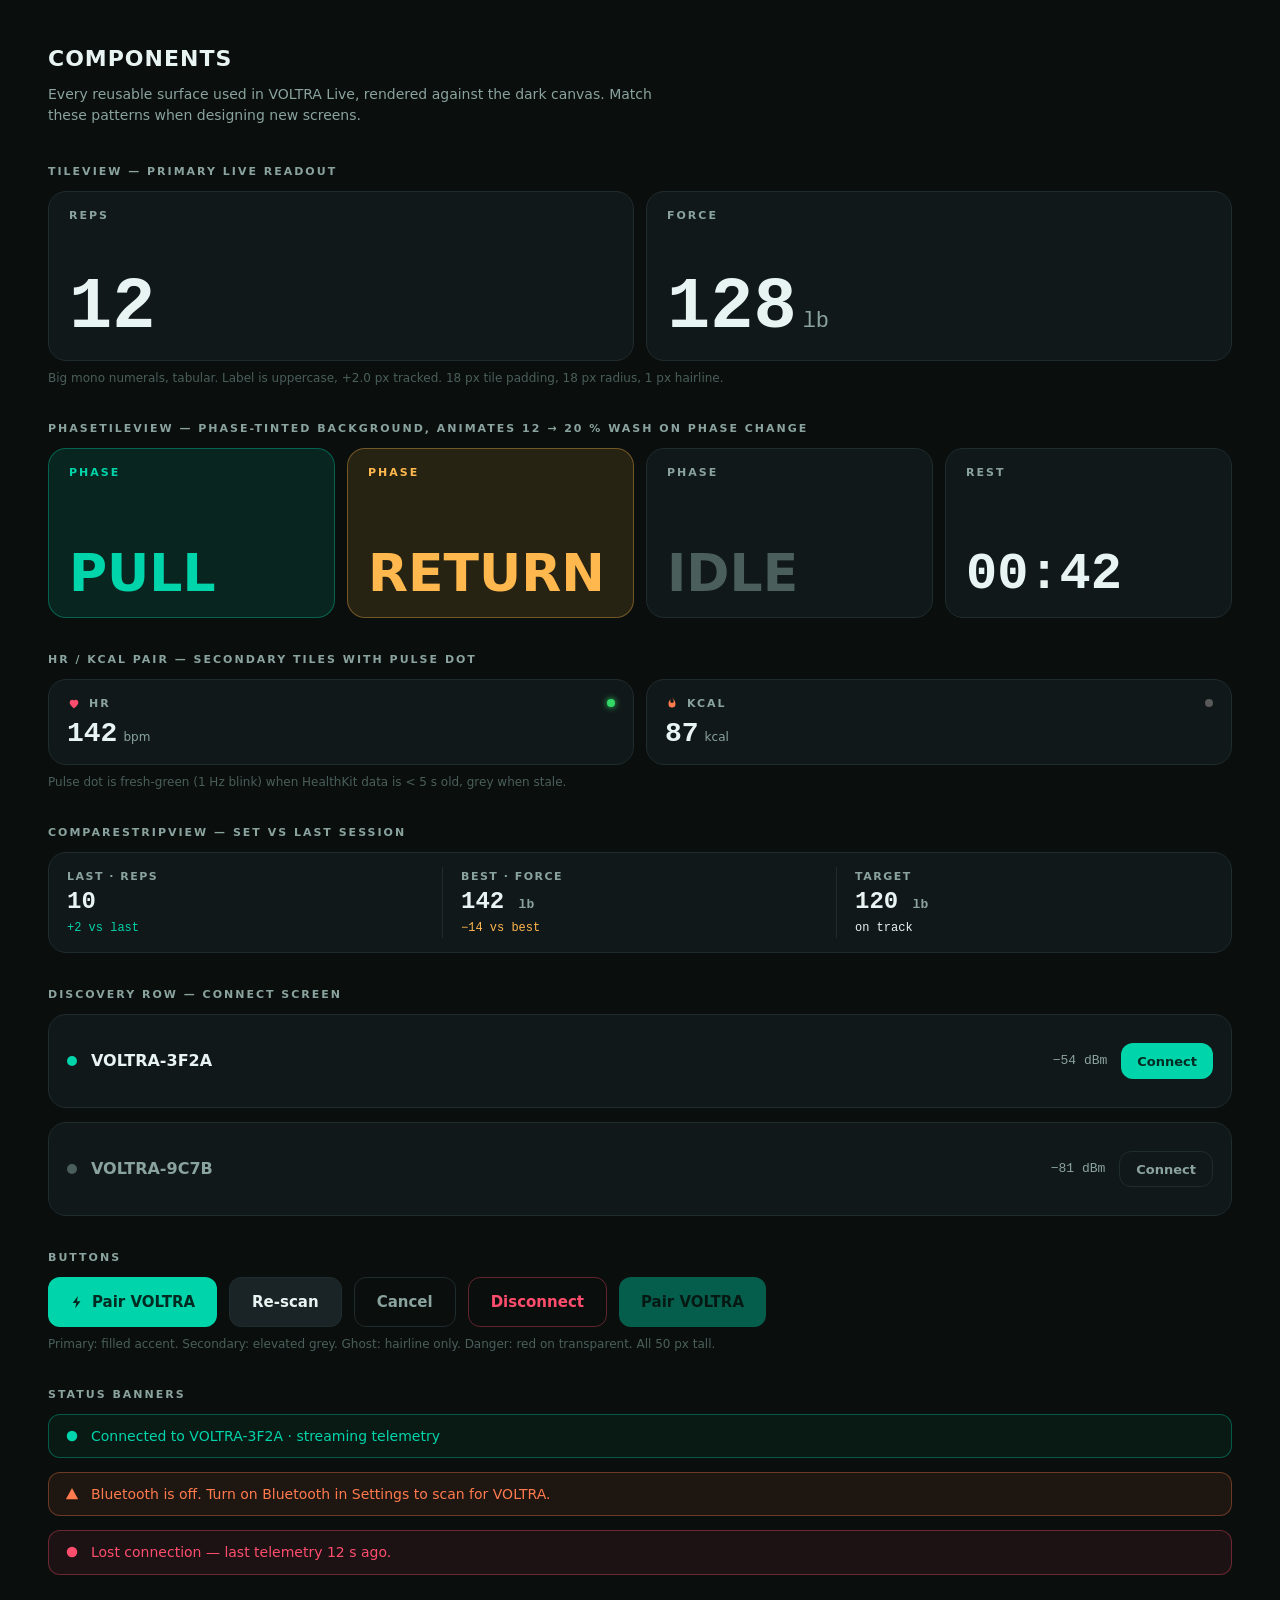
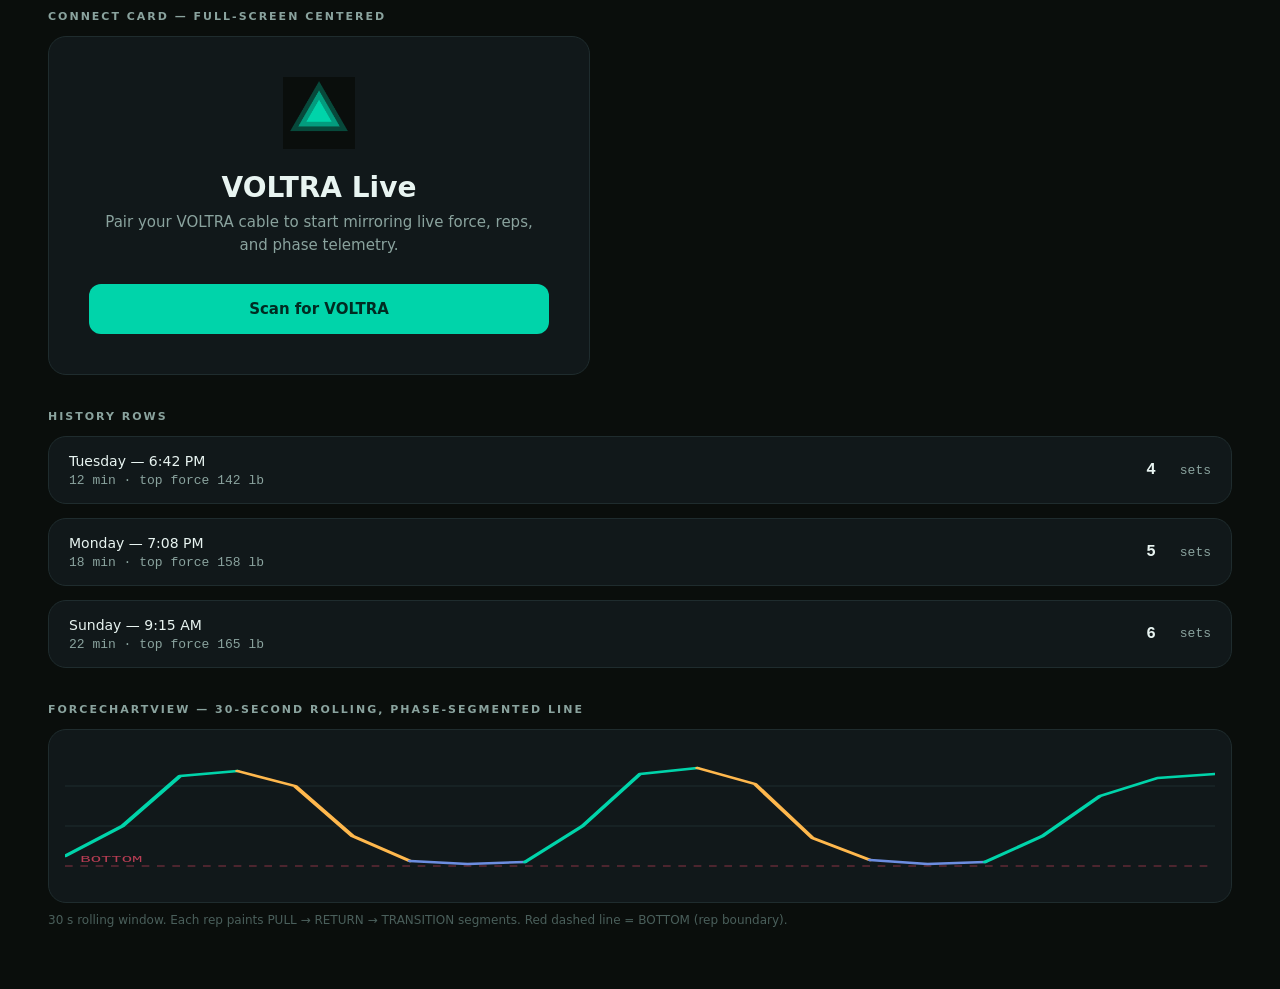
<file: design-system/preview/components.html>
<!DOCTYPE html>
<html lang="en">
<head>
<meta charset="UTF-8">
<title>VOLTRA Live — Components</title>
<link rel="stylesheet" href="../colors_and_type.css">
<style>
  html, body { margin: 0; background: var(--vl-bg); color: var(--vl-text); font-family: var(--vl-font-ui); }
  body { padding: 48px; min-height: 100vh; box-sizing: border-box; }
  h1 { font: 700 22px/1 var(--vl-font-ui); letter-spacing: 1px; text-transform: uppercase; margin: 0 0 8px; }
  .sub { font: 400 14px/1.5 var(--vl-font-ui); color: var(--vl-text-dim); margin-bottom: 40px; max-width: 620px; }
  h2 { font: 700 11px/1 var(--vl-font-ui); letter-spacing: 2px; text-transform: uppercase; color: var(--vl-text-dim); margin: 36px 0 14px; }
  .stack { display: grid; grid-template-columns: 1fr; gap: 14px; }
  .row2 { display: grid; grid-template-columns: 1fr 1fr; gap: 12px; }
  .row4 { display: grid; grid-template-columns: repeat(4, 1fr); gap: 12px; }

  /* Tile */
  .tile {
    background: var(--vl-bg-elev); border: var(--vl-stroke); border-radius: var(--vl-r-tile);
    padding: 18px 20px; min-height: 132px;
    display: flex; flex-direction: column; justify-content: space-between;
  }
  .tile-label { font: 700 11px/1 var(--vl-font-ui); letter-spacing: 2px; text-transform: uppercase; color: var(--vl-text-dim); }
  .tile-value { font: 700 72px/.95 var(--vl-font-mono); font-variant-numeric: tabular-nums; color: var(--vl-text); }
  .tile-value .unit { font: 500 22px/1 var(--vl-font-mono); color: var(--vl-text-dim); margin-left: 6px; }

  /* Phase tile (active = pull) */
  .tile.phase-pull { background: var(--vl-pull-wash); border-color: rgba(0,212,170,.35); }
  .tile.phase-return { background: var(--vl-return-wash); border-color: rgba(255,184,77,.35); }
  .tile.phase-idle { background: var(--vl-bg-elev); }
  .phase-value { font: 700 52px/1 var(--vl-font-ui); }

  /* Mid tile (HR/KCAL) */
  .tile-mid { padding: 16px 18px; min-height: 0; gap: 10px; }
  .tile-mid .top { display: flex; align-items: center; gap: 8px; }
  .tile-mid .ico { width: 14px; height: 14px; }
  .tile-mid .v { font: 700 28px/1 var(--vl-font-mono); font-variant-numeric: tabular-nums; }
  .tile-mid .cap { font: 400 12px/1 var(--vl-font-ui); color: var(--vl-text-dim); }
  .pulse-dot { width: 8px; height: 8px; border-radius: 50%; background: var(--vl-fresh); box-shadow: 0 0 6px var(--vl-fresh); animation: pulse 1s ease-in-out infinite; }
  .pulse-dot.stale { background: var(--vl-fresh-stale); animation: none; box-shadow: none; }
  @keyframes pulse { 0%,100% { opacity: 1 } 50% { opacity: 0.45 } }

  /* Buttons */
  .btn { display: inline-flex; align-items: center; justify-content: center; gap: 8px;
    height: var(--vl-tap-cta); padding: 0 22px; border: 0; border-radius: var(--vl-r-button);
    font: 600 15px/1 var(--vl-font-ui); cursor: pointer; }
  .btn-primary { background: var(--vl-accent); color: #002b22; }
  .btn-secondary { background: var(--vl-bg-elev-2); color: var(--vl-text); border: 1px solid var(--vl-border); }
  .btn-ghost { background: transparent; color: var(--vl-text-dim); border: 1px solid var(--vl-border); }
  .btn-danger { background: transparent; color: var(--vl-danger); border: 1px solid rgba(255,77,109,.35); }
  .btn:disabled, .btn-disabled { opacity: 0.4; cursor: not-allowed; }

  /* Discovery row */
  .disc {
    display: flex; align-items: center; gap: 14px;
    background: var(--vl-bg-elev); border: var(--vl-stroke); border-radius: var(--vl-r-tile);
    padding: 14px 18px; min-height: 64px;
  }
  .disc .dot { width: 10px; height: 10px; border-radius: 50%; background: var(--vl-accent); }
  .disc .name { font: 600 16px/1.2 var(--vl-font-ui); color: var(--vl-text); flex: 1; }
  .disc .meta { font: 400 13px/1.2 var(--vl-font-ui); color: var(--vl-text-dim); font-family: var(--vl-font-mono); }

  /* Compare strip */
  .compare {
    background: var(--vl-bg-elev); border: var(--vl-stroke); border-radius: var(--vl-r-tile);
    display: grid; grid-template-columns: repeat(3, 1fr); padding: 14px 0;
  }
  .compare .cell { padding: 4px 18px; text-align: left; border-right: var(--vl-stroke); display: flex; flex-direction: column; gap: 8px; }
  .compare .cell:last-child { border-right: 0; }
  .compare .lbl { font: 700 11px/1 var(--vl-font-ui); letter-spacing: 1.5px; text-transform: uppercase; color: var(--vl-text-dim); }
  .compare .val { font: 700 24px/1 var(--vl-font-mono); font-variant-numeric: tabular-nums; }
  .compare .delta { font: 500 12px/1 var(--vl-font-mono); }
  .compare .delta.up { color: var(--vl-pull); }
  .compare .delta.down { color: var(--vl-return); }

  /* Connect card */
  .connect {
    background: var(--vl-bg-elev); border: var(--vl-stroke); border-radius: var(--vl-r-tile);
    padding: 40px; text-align: center; max-width: 460px;
  }
  .connect .mark { width: 72px; height: 72px; margin: 0 auto 20px; }
  .connect h3 { font: 700 28px/1.1 var(--vl-font-ui); margin: 0 0 8px; }
  .connect p { font: 400 15px/1.5 var(--vl-font-ui); color: var(--vl-text-dim); margin: 0 0 28px; }

  /* Status banner */
  .banner { display: flex; align-items: center; gap: 12px; padding: 12px 16px; border-radius: var(--vl-r-button); border: 1px solid; font: 500 14px/1.3 var(--vl-font-ui); }
  .banner.warn { background: rgba(255,122,77,.08); border-color: rgba(255,122,77,.35); color: var(--vl-warn); }
  .banner.danger { background: rgba(255,77,109,.08); border-color: rgba(255,77,109,.35); color: var(--vl-danger); }
  .banner.ok { background: rgba(0,212,170,.06); border-color: rgba(0,212,170,.35); color: var(--vl-accent); }

  /* History row */
  .hist {
    display: grid; grid-template-columns: 1fr auto auto; gap: 24px; align-items: center;
    background: var(--vl-bg-elev); border: var(--vl-stroke); border-radius: var(--vl-r-tile);
    padding: 16px 20px;
  }
  .hist .when { font: 500 14px/1.2 var(--vl-font-ui); }
  .hist .sets { font: 700 16px/1 var(--vl-font-mono); font-variant-numeric: tabular-nums; color: var(--vl-text); }
  .hist .dur { font: 400 13px/1 var(--vl-font-mono); color: var(--vl-text-dim); }

  /* Force chart */
  .chart { background: var(--vl-bg-elev); border: var(--vl-stroke); border-radius: var(--vl-r-tile); padding: 16px; }
  .chart svg { display: block; width: 100%; height: 140px; }

  .caption { font: 400 12px/1.5 var(--vl-font-ui); color: var(--vl-text-faint); margin-top: 8px; }
</style>
</head>
<body>
  <h1>Components</h1>
  <p class="sub">Every reusable surface used in VOLTRA Live, rendered against the dark canvas. Match these patterns when designing new screens.</p>

  <h2>TileView — primary live readout</h2>
  <div class="row2">
    <div class="tile">
      <div class="tile-label">REPS</div>
      <div class="tile-value">12</div>
    </div>
    <div class="tile">
      <div class="tile-label">FORCE</div>
      <div class="tile-value">128<span class="unit">lb</span></div>
    </div>
  </div>
  <p class="caption">Big mono numerals, tabular. Label is uppercase, +2.0 px tracked. 18 px tile padding, 18 px radius, 1 px hairline.</p>

  <h2>PhaseTileView — phase-tinted background, animates 12 → 20 % wash on phase change</h2>
  <div class="row4">
    <div class="tile phase-pull">
      <div class="tile-label" style="color: var(--vl-pull)">PHASE</div>
      <div class="phase-value" style="color: var(--vl-pull)">PULL</div>
    </div>
    <div class="tile phase-return">
      <div class="tile-label" style="color: var(--vl-return)">PHASE</div>
      <div class="phase-value" style="color: var(--vl-return)">RETURN</div>
    </div>
    <div class="tile phase-idle">
      <div class="tile-label">PHASE</div>
      <div class="phase-value" style="color: var(--vl-idle)">IDLE</div>
    </div>
    <div class="tile">
      <div class="tile-label">REST</div>
      <div class="tile-value" style="font-size:52px">00:42</div>
    </div>
  </div>

  <h2>HR / KCAL pair — secondary tiles with pulse dot</h2>
  <div class="row2">
    <div class="tile tile-mid">
      <div class="top">
        <svg class="ico" viewBox="0 0 16 16" fill="var(--vl-danger)"><path d="M8 14s-5-3.5-5-7a3 3 0 0 1 5-2 3 3 0 0 1 5 2c0 3.5-5 7-5 7Z"/></svg>
        <span class="tile-label" style="color: var(--vl-text-dim)">HR</span>
        <span class="pulse-dot" style="margin-left:auto"></span>
      </div>
      <div style="display:flex;align-items:baseline;gap:6px">
        <span class="v">142</span><span class="cap">bpm</span>
      </div>
    </div>
    <div class="tile tile-mid">
      <div class="top">
        <svg class="ico" viewBox="0 0 16 16" fill="var(--vl-warn)"><path d="M8 1s2 3 2 5a2 2 0 1 1-4 0c0-1 .5-2 1-2.5C5 5 4 6.5 4 9a4 4 0 0 0 8 0c0-3-2-5.5-4-8Z"/></svg>
        <span class="tile-label" style="color: var(--vl-text-dim)">KCAL</span>
        <span class="pulse-dot stale" style="margin-left:auto"></span>
      </div>
      <div style="display:flex;align-items:baseline;gap:6px">
        <span class="v">87</span><span class="cap">kcal</span>
      </div>
    </div>
  </div>
  <p class="caption">Pulse dot is fresh-green (1 Hz blink) when HealthKit data is &lt; 5 s old, grey when stale.</p>

  <h2>CompareStripView — set vs last session</h2>
  <div class="compare">
    <div class="cell"><span class="lbl">LAST · REPS</span><span class="val">10</span><span class="delta up">+2 vs last</span></div>
    <div class="cell"><span class="lbl">BEST · FORCE</span><span class="val">142 <span style="font-size:13px;color:var(--vl-text-dim)">lb</span></span><span class="delta down">−14 vs best</span></div>
    <div class="cell"><span class="lbl">TARGET</span><span class="val">120 <span style="font-size:13px;color:var(--vl-text-dim)">lb</span></span><span class="delta">on track</span></div>
  </div>

  <h2>Discovery row — Connect screen</h2>
  <div class="stack">
    <div class="disc">
      <span class="dot"></span>
      <span class="name">VOLTRA-3F2A</span>
      <span class="meta">−54 dBm</span>
      <button class="btn btn-primary" style="height:36px;padding:0 16px;font-size:13px">Connect</button>
    </div>
    <div class="disc">
      <span class="dot" style="background:var(--vl-text-faint)"></span>
      <span class="name" style="color:var(--vl-text-dim)">VOLTRA-9C7B</span>
      <span class="meta">−81 dBm</span>
      <button class="btn btn-ghost" style="height:36px;padding:0 16px;font-size:13px">Connect</button>
    </div>
  </div>

  <h2>Buttons</h2>
  <div style="display:flex;gap:12px;flex-wrap:wrap;align-items:center">
    <button class="btn btn-primary">
      <svg viewBox="0 0 16 16" width="14" height="14" fill="currentColor"><path d="M9 1 3 9h4l-1 6 6-8H8l1-6Z"/></svg>
      Pair VOLTRA
    </button>
    <button class="btn btn-secondary">Re-scan</button>
    <button class="btn btn-ghost">Cancel</button>
    <button class="btn btn-danger">Disconnect</button>
    <button class="btn btn-primary btn-disabled">Pair VOLTRA</button>
  </div>
  <p class="caption">Primary: filled accent. Secondary: elevated grey. Ghost: hairline only. Danger: red on transparent. All 50 px tall.</p>

  <h2>Status banners</h2>
  <div class="stack">
    <div class="banner ok">
      <svg viewBox="0 0 16 16" width="14" height="14" fill="currentColor"><circle cx="8" cy="8" r="6"/></svg>
      Connected to VOLTRA-3F2A · streaming telemetry
    </div>
    <div class="banner warn">
      <svg viewBox="0 0 16 16" width="14" height="14" fill="currentColor"><path d="M8 1 1 14h14L8 1Zm0 5v4M8 12v.5"/></svg>
      Bluetooth is off. Turn on Bluetooth in Settings to scan for VOLTRA.
    </div>
    <div class="banner danger">
      <svg viewBox="0 0 16 16" width="14" height="14" fill="currentColor"><circle cx="8" cy="8" r="6"/></svg>
      Lost connection — last telemetry 12 s ago.
    </div>
  </div>

  <h2>Connect card — full-screen centered</h2>
  <div class="connect">
    <img class="mark" src="../../assets/app-icon-1024.png" alt="VOLTRA mark">
    <h3>VOLTRA Live</h3>
    <p>Pair your VOLTRA cable to start mirroring live force, reps, and phase telemetry.</p>
    <button class="btn btn-primary" style="width:100%">Scan for VOLTRA</button>
  </div>

  <h2>History rows</h2>
  <div class="stack">
    <div class="hist"><div><div class="when">Tuesday — 6:42 PM</div><div class="dur" style="margin-top:4px">12 min · top force 142 lb</div></div><span class="sets">4</span><span class="dur">sets</span></div>
    <div class="hist"><div><div class="when">Monday — 7:08 PM</div><div class="dur" style="margin-top:4px">18 min · top force 158 lb</div></div><span class="sets">5</span><span class="dur">sets</span></div>
    <div class="hist"><div><div class="when">Sunday — 9:15 AM</div><div class="dur" style="margin-top:4px">22 min · top force 165 lb</div></div><span class="sets">6</span><span class="dur">sets</span></div>
  </div>

  <h2>ForceChartView — 30-second rolling, phase-segmented line</h2>
  <div class="chart">
    <svg viewBox="0 0 600 140" preserveAspectRatio="none">
      <!-- BOTTOM marker -->
      <line x1="0" y1="120" x2="600" y2="120" stroke="var(--vl-danger)" stroke-width="1" stroke-dasharray="4 4" opacity="0.5"/>
      <text x="8" y="116" font-family="var(--vl-font-mono)" font-size="9" fill="var(--vl-danger)" opacity="0.7">BOTTOM</text>
      <!-- gridlines -->
      <line x1="0" y1="40" x2="600" y2="40" stroke="var(--vl-border)" stroke-width="1"/>
      <line x1="0" y1="80" x2="600" y2="80" stroke="var(--vl-border)" stroke-width="1"/>
      <!-- phase-segmented line: pull, return, transition, pull, return... -->
      <polyline points="0,110 30,80 60,30 90,25" fill="none" stroke="var(--vl-pull)" stroke-width="2.5" stroke-linecap="round" stroke-linejoin="round"/>
      <polyline points="90,25 120,40 150,90 180,115" fill="none" stroke="var(--vl-return)" stroke-width="2.5" stroke-linecap="round" stroke-linejoin="round"/>
      <polyline points="180,115 210,118 240,116" fill="none" stroke="var(--vl-transition)" stroke-width="2.5" stroke-linecap="round" stroke-linejoin="round"/>
      <polyline points="240,116 270,80 300,28 330,22" fill="none" stroke="var(--vl-pull)" stroke-width="2.5" stroke-linecap="round" stroke-linejoin="round"/>
      <polyline points="330,22 360,38 390,92 420,114" fill="none" stroke="var(--vl-return)" stroke-width="2.5" stroke-linecap="round" stroke-linejoin="round"/>
      <polyline points="420,114 450,118 480,116" fill="none" stroke="var(--vl-transition)" stroke-width="2.5" stroke-linecap="round" stroke-linejoin="round"/>
      <polyline points="480,116 510,90 540,50 570,32 600,28" fill="none" stroke="var(--vl-pull)" stroke-width="2.5" stroke-linecap="round" stroke-linejoin="round"/>
    </svg>
  </div>
  <p class="caption">30 s rolling window. Each rep paints PULL → RETURN → TRANSITION segments. Red dashed line = BOTTOM (rep boundary).</p>
</body>
</html>
</file>
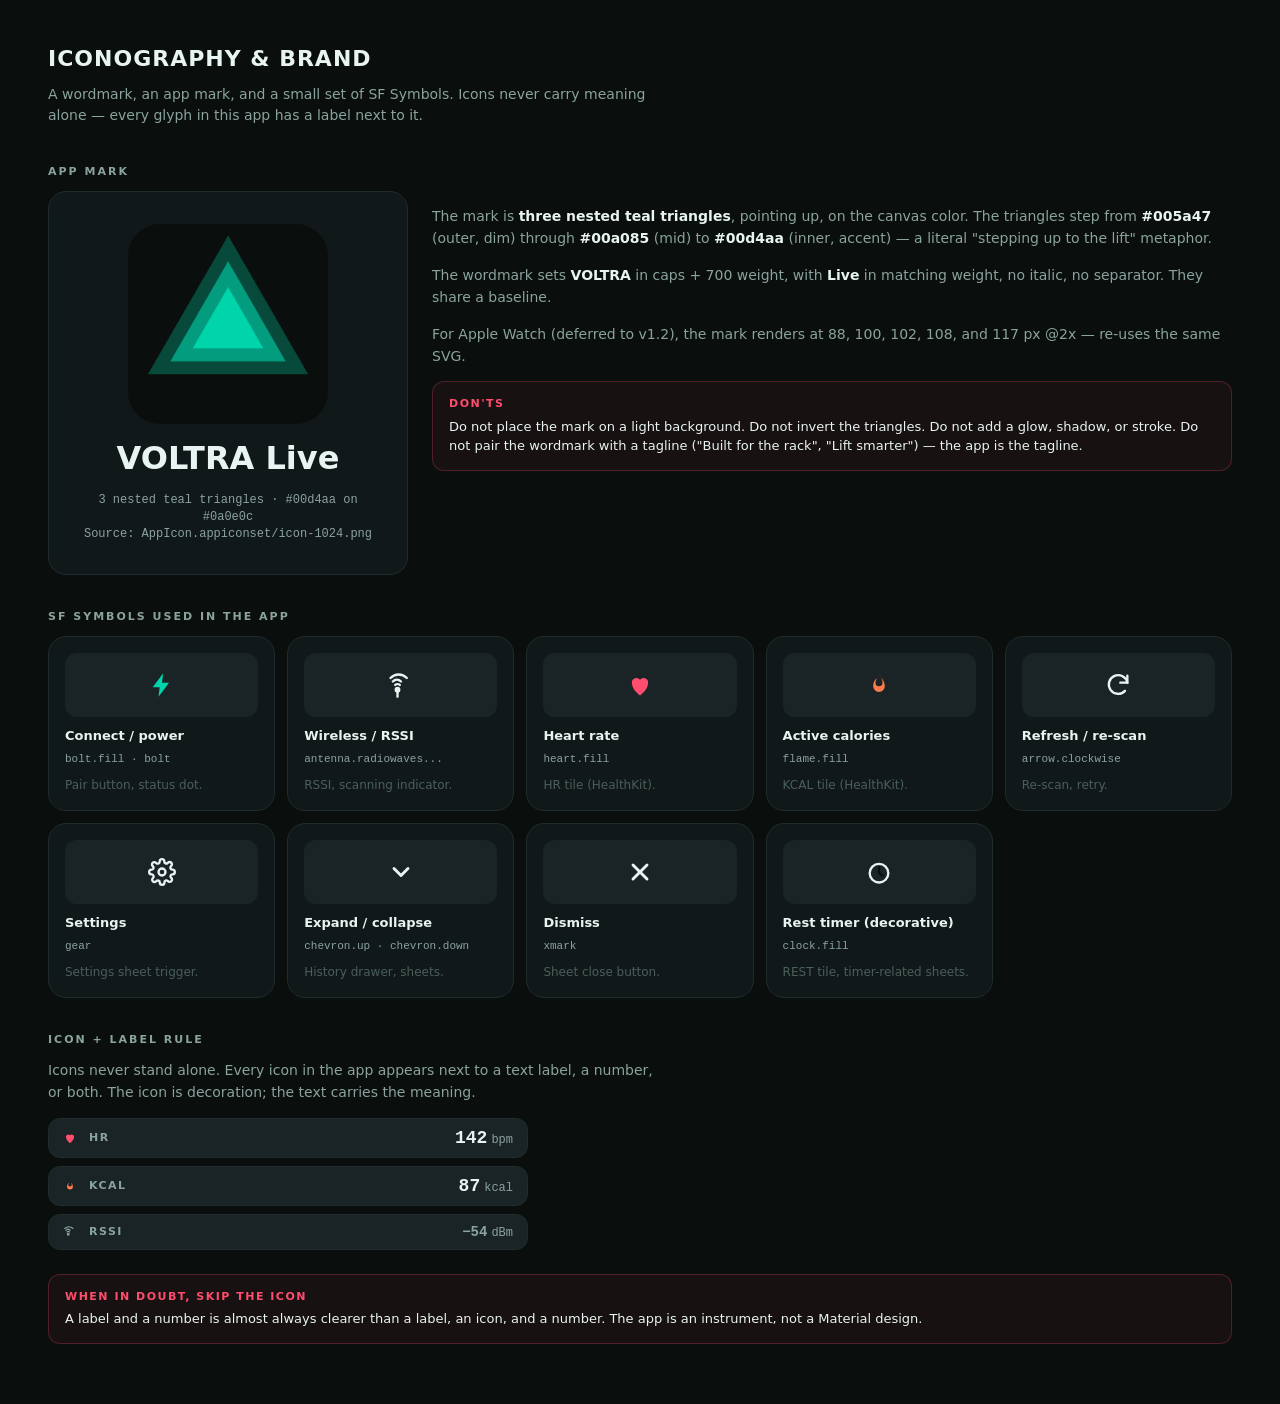
<file: design-system/preview/iconography.html>
<!DOCTYPE html>
<html lang="en">
<head>
<meta charset="UTF-8">
<title>VOLTRA Live — Iconography &amp; Brand</title>
<link rel="stylesheet" href="../colors_and_type.css">
<style>
  html, body { margin: 0; background: var(--vl-bg); color: var(--vl-text); font-family: var(--vl-font-ui); }
  body { padding: 48px; min-height: 100vh; box-sizing: border-box; }
  h1 { font: 700 22px/1 var(--vl-font-ui); letter-spacing: 1px; text-transform: uppercase; margin: 0 0 8px; }
  .sub { font: 400 14px/1.5 var(--vl-font-ui); color: var(--vl-text-dim); margin-bottom: 40px; max-width: 620px; }
  h2 { font: 700 11px/1 var(--vl-font-ui); letter-spacing: 2px; text-transform: uppercase; color: var(--vl-text-dim); margin: 36px 0 14px; }

  .brand { display: grid; grid-template-columns: 360px 1fr; gap: 24px; align-items: start; }
  .brand .mark-card { background: var(--vl-bg-elev); border: var(--vl-stroke); border-radius: var(--vl-r-tile); padding: 32px; display: flex; flex-direction: column; gap: 18px; align-items: center; }
  .brand img { width: 200px; height: 200px; border-radius: 32px; }
  .brand .wm { font: 700 32px/1 var(--vl-font-ui); }
  .brand .wm-meta { font: 500 12px/1.4 var(--vl-font-mono); color: var(--vl-text-dim); text-align: center; }
  .brand-info { font: 400 14px/1.6 var(--vl-font-ui); color: var(--vl-text-dim); }
  .brand-info strong { color: var(--vl-text); }

  .icons { display: grid; grid-template-columns: repeat(auto-fill, minmax(220px, 1fr)); gap: 12px; }
  .icon-card {
    background: var(--vl-bg-elev); border: var(--vl-stroke); border-radius: var(--vl-r-tile);
    padding: 16px; display: flex; flex-direction: column; gap: 12px;
  }
  .icon-card .glyph { width: 100%; height: 64px; display: flex; align-items: center; justify-content: center; background: var(--vl-bg-elev-2); border-radius: 12px; }
  .icon-card .glyph svg { width: 28px; height: 28px; color: var(--vl-text); }
  .icon-card .name { font: 600 13px/1 var(--vl-font-ui); }
  .icon-card .symbol { font: 500 11px/1 var(--vl-font-mono); color: var(--vl-text-dim); }
  .icon-card .where { font: 400 12px/1.4 var(--vl-font-ui); color: var(--vl-text-faint); }

  .pair-row {
    display: flex; align-items: center; gap: 12px;
    background: var(--vl-bg-elev-2); border: 1px solid var(--vl-border);
    padding: 10px 14px; border-radius: 12px;
  }
  .pair-row svg { width: 14px; height: 14px; color: var(--vl-text-dim); }
  .pair-row .lbl { font: 700 11px/1 var(--vl-font-ui); letter-spacing: 1.5px; text-transform: uppercase; color: var(--vl-text-dim); }
  .pair-row .num { font: 700 18px/1 var(--vl-font-mono); font-variant-numeric: tabular-nums; margin-left: auto; }
  .pair-row .num .u { font: 500 12px/1 var(--vl-font-mono); color: var(--vl-text-dim); margin-left: 4px; }

  .rule { background: rgba(255,77,109,.06); border: 1px solid rgba(255,77,109,.25); border-radius: 12px; padding: 14px 16px; margin: 12px 0; font: 400 13px/1.5 var(--vl-font-ui); color: var(--vl-text); }
  .rule strong { color: var(--vl-danger); display: block; margin-bottom: 4px; font-size: 11px; letter-spacing: 1.5px; text-transform: uppercase; }
</style>
</head>
<body>
  <h1>Iconography &amp; Brand</h1>
  <p class="sub">A wordmark, an app mark, and a small set of SF Symbols. Icons never carry meaning alone — every glyph in this app has a label next to it.</p>

  <h2>App mark</h2>
  <div class="brand">
    <div class="mark-card">
      <img src="../../assets/app-icon-1024.png" alt="VOLTRA Live app mark">
      <div class="wm">VOLTRA Live</div>
      <div class="wm-meta">3 nested teal triangles · #00d4aa on #0a0e0c<br>Source: AppIcon.appiconset/icon-1024.png</div>
    </div>
    <div class="brand-info">
      <p>The mark is <strong>three nested teal triangles</strong>, pointing up, on the canvas color. The triangles step from <strong>#005a47</strong> (outer, dim) through <strong>#00a085</strong> (mid) to <strong>#00d4aa</strong> (inner, accent) — a literal "stepping up to the lift" metaphor.</p>
      <p style="margin-top:14px;">The wordmark sets <strong>VOLTRA</strong> in caps + 700 weight, with <strong>Live</strong> in matching weight, no italic, no separator. They share a baseline.</p>
      <p style="margin-top:14px;">For Apple Watch (deferred to v1.2), the mark renders at 88, 100, 102, 108, and 117 px @2x — re-uses the same SVG.</p>

      <div class="rule">
        <strong>Don'ts</strong>
        Do not place the mark on a light background. Do not invert the triangles. Do not add a glow, shadow, or stroke. Do not pair the wordmark with a tagline ("Built for the rack", "Lift smarter") — the app is the tagline.
      </div>
    </div>
  </div>

  <h2>SF Symbols used in the app</h2>
  <div class="icons">
    <div class="icon-card">
      <div class="glyph"><svg viewBox="0 0 24 24" fill="currentColor" style="color:var(--vl-accent)"><path d="M13 2 4 14h6l-1 8 9-12h-6l1-8Z"/></svg></div>
      <div class="name">Connect / power</div>
      <div class="symbol">bolt.fill · bolt</div>
      <div class="where">Pair button, status dot.</div>
    </div>
    <div class="icon-card">
      <div class="glyph"><svg viewBox="0 0 24 24" fill="none" stroke="currentColor" stroke-width="2" stroke-linecap="round"><path d="M5 9c2-2 5-2 7 0M3 6c4-4 10-4 14 0M7 12c1-1 3-1 4 0"/><circle cx="9" cy="16" r="1.5" fill="currentColor"/><line x1="9" y1="17.5" x2="9" y2="22"/></svg></div>
      <div class="name">Wireless / RSSI</div>
      <div class="symbol">antenna.radiowaves...</div>
      <div class="where">RSSI, scanning indicator.</div>
    </div>
    <div class="icon-card">
      <div class="glyph"><svg viewBox="0 0 24 24" fill="currentColor" style="color:var(--vl-danger)"><path d="M12 21s-7-5-7-11a4 4 0 0 1 7-2.6A4 4 0 0 1 19 10c0 6-7 11-7 11Z"/></svg></div>
      <div class="name">Heart rate</div>
      <div class="symbol">heart.fill</div>
      <div class="where">HR tile (HealthKit).</div>
    </div>
    <div class="icon-card">
      <div class="glyph"><svg viewBox="0 0 24 24" fill="currentColor" style="color:var(--vl-warn)"><path d="M12 2s3 4 3 8a3 3 0 1 1-6 0c0-1.5.7-2.8 1.5-3.7C8.5 7 7 9.5 7 13a5 5 0 0 0 10 0c0-4-3-7-5-11Z"/></svg></div>
      <div class="name">Active calories</div>
      <div class="symbol">flame.fill</div>
      <div class="where">KCAL tile (HealthKit).</div>
    </div>
    <div class="icon-card">
      <div class="glyph"><svg viewBox="0 0 24 24" fill="none" stroke="currentColor" stroke-width="2" stroke-linecap="round"><path d="M20 4v6h-6"/><path d="M20 10A8 8 0 1 0 18 17"/></svg></div>
      <div class="name">Refresh / re-scan</div>
      <div class="symbol">arrow.clockwise</div>
      <div class="where">Re-scan, retry.</div>
    </div>
    <div class="icon-card">
      <div class="glyph"><svg viewBox="0 0 24 24" fill="none" stroke="currentColor" stroke-width="2"><circle cx="12" cy="12" r="3"/><path d="M19.4 15a1.7 1.7 0 0 0 .3 1.8l.1.1a2 2 0 1 1-2.8 2.8l-.1-.1a1.7 1.7 0 0 0-1.8-.3 1.7 1.7 0 0 0-1 1.5V21a2 2 0 1 1-4 0v-.1a1.7 1.7 0 0 0-1-1.5 1.7 1.7 0 0 0-1.8.3l-.1.1a2 2 0 1 1-2.8-2.8l.1-.1A1.7 1.7 0 0 0 4.6 15a1.7 1.7 0 0 0-1.5-1H3a2 2 0 1 1 0-4h.1a1.7 1.7 0 0 0 1.5-1 1.7 1.7 0 0 0-.3-1.8l-.1-.1a2 2 0 1 1 2.8-2.8l.1.1a1.7 1.7 0 0 0 1.8.3H9a1.7 1.7 0 0 0 1-1.5V3a2 2 0 1 1 4 0v.1a1.7 1.7 0 0 0 1 1.5 1.7 1.7 0 0 0 1.8-.3l.1-.1a2 2 0 1 1 2.8 2.8l-.1.1a1.7 1.7 0 0 0-.3 1.8V9a1.7 1.7 0 0 0 1.5 1H21a2 2 0 1 1 0 4h-.1a1.7 1.7 0 0 0-1.5 1Z"/></svg></div>
      <div class="name">Settings</div>
      <div class="symbol">gear</div>
      <div class="where">Settings sheet trigger.</div>
    </div>
    <div class="icon-card">
      <div class="glyph"><svg viewBox="0 0 24 24" fill="none" stroke="currentColor" stroke-width="2.5" stroke-linecap="round" stroke-linejoin="round"><polyline points="6 9 12 15 18 9"/></svg></div>
      <div class="name">Expand / collapse</div>
      <div class="symbol">chevron.up · chevron.down</div>
      <div class="where">History drawer, sheets.</div>
    </div>
    <div class="icon-card">
      <div class="glyph"><svg viewBox="0 0 24 24" fill="none" stroke="currentColor" stroke-width="2.5" stroke-linecap="round"><path d="M6 6 18 18M6 18 18 6"/></svg></div>
      <div class="name">Dismiss</div>
      <div class="symbol">xmark</div>
      <div class="where">Sheet close button.</div>
    </div>
    <div class="icon-card">
      <div class="glyph"><svg viewBox="0 0 24 24" fill="currentColor"><circle cx="12" cy="13" r="8" fill="none" stroke="currentColor" stroke-width="2"/><path d="M12 8v5l3 2" stroke="var(--vl-bg)" stroke-width="2" fill="none" stroke-linecap="round"/><path d="M9 2h6"/></svg></div>
      <div class="name">Rest timer (decorative)</div>
      <div class="symbol">clock.fill</div>
      <div class="where">REST tile, timer-related sheets.</div>
    </div>
  </div>

  <h2>Icon + label rule</h2>
  <p style="font: 400 14px/1.6 var(--vl-font-ui); color: var(--vl-text-dim); max-width: 620px;">Icons never stand alone. Every icon in the app appears next to a text label, a number, or both. The icon is decoration; the text carries the meaning.</p>
  <div style="display:grid;gap:8px;max-width:480px;margin-top:12px;">
    <div class="pair-row">
      <svg viewBox="0 0 24 24" fill="currentColor" style="color:var(--vl-danger)"><path d="M12 21s-7-5-7-11a4 4 0 0 1 7-2.6A4 4 0 0 1 19 10c0 6-7 11-7 11Z"/></svg>
      <span class="lbl">HR</span><span class="num">142<span class="u">bpm</span></span>
    </div>
    <div class="pair-row">
      <svg viewBox="0 0 24 24" fill="currentColor" style="color:var(--vl-warn)"><path d="M12 2s3 4 3 8a3 3 0 1 1-6 0c0-1.5.7-2.8 1.5-3.7C8.5 7 7 9.5 7 13a5 5 0 0 0 10 0c0-4-3-7-5-11Z"/></svg>
      <span class="lbl">KCAL</span><span class="num">87<span class="u">kcal</span></span>
    </div>
    <div class="pair-row">
      <svg viewBox="0 0 24 24" fill="none" stroke="currentColor" stroke-width="2" stroke-linecap="round" style="color:var(--vl-text-dim)"><path d="M5 9c2-2 5-2 7 0M3 6c4-4 10-4 14 0M7 12c1-1 3-1 4 0"/><circle cx="9" cy="16" r="1.5" fill="currentColor"/></svg>
      <span class="lbl">RSSI</span><span class="num" style="color:var(--vl-text-dim);font-size:14px">−54<span class="u">dBm</span></span>
    </div>
  </div>

  <div class="rule" style="margin-top:24px">
    <strong>When in doubt, skip the icon</strong>
    A label and a number is almost always clearer than a label, an icon, and a number. The app is an instrument, not a Material design.
  </div>
</body>
</html>
</file>
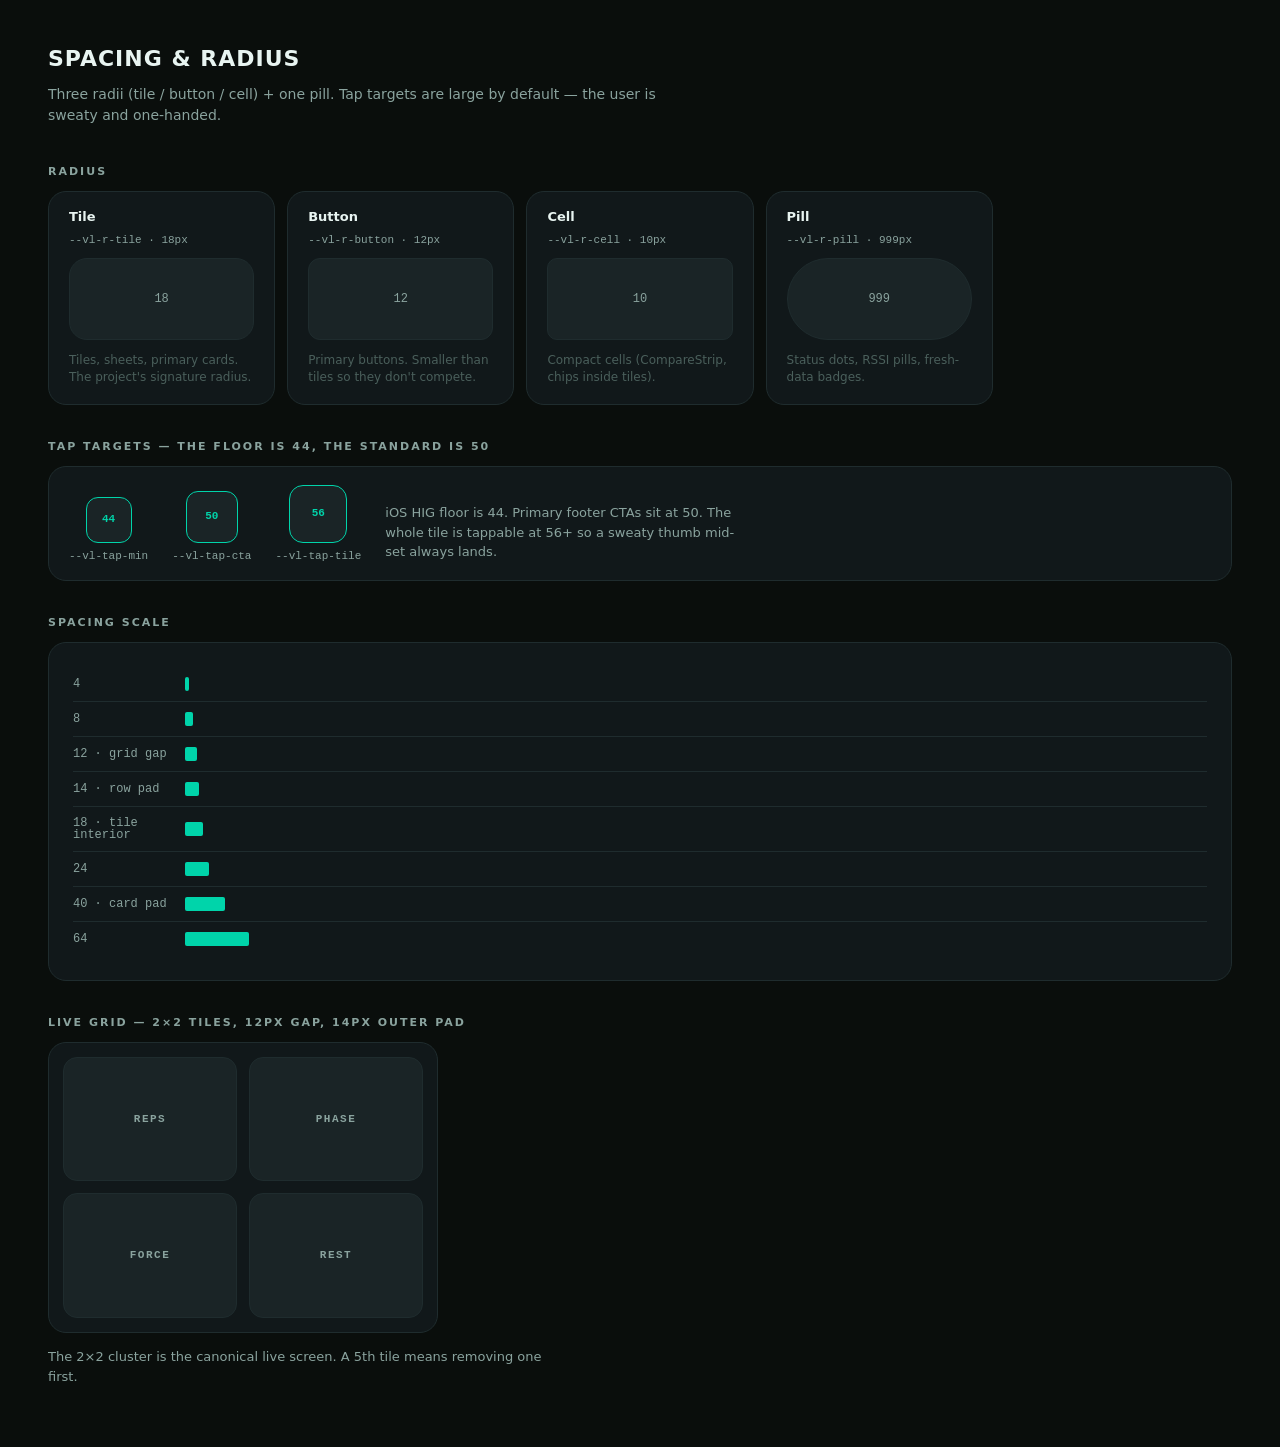
<file: design-system/preview/spacing.html>
<!DOCTYPE html>
<html lang="en">
<head>
<meta charset="UTF-8">
<title>VOLTRA Live — Spacing &amp; Radius</title>
<link rel="stylesheet" href="../colors_and_type.css">
<style>
  html, body { margin: 0; background: var(--vl-bg); color: var(--vl-text); font-family: var(--vl-font-ui); }
  body { padding: 48px; min-height: 100vh; box-sizing: border-box; }
  h1 { font: 700 22px/1 var(--vl-font-ui); letter-spacing: 1px; text-transform: uppercase; margin: 0 0 8px; }
  .sub { font: 400 14px/1.5 var(--vl-font-ui); color: var(--vl-text-dim); margin-bottom: 40px; max-width: 620px; }
  h2 { font: 700 11px/1 var(--vl-font-ui); letter-spacing: 2px; text-transform: uppercase; color: var(--vl-text-dim); margin: 36px 0 14px; }

  .grid { display: grid; grid-template-columns: repeat(auto-fill, minmax(220px, 1fr)); gap: 12px; }
  .card { background: var(--vl-bg-elev); border: var(--vl-stroke); border-radius: var(--vl-r-tile); padding: 18px 20px; display: flex; flex-direction: column; gap: 12px; }
  .card-name { font: 700 13px/1 var(--vl-font-ui); }
  .card-spec { font: 500 11px/1 var(--vl-font-mono); color: var(--vl-text-dim); }
  .card-use { font: 400 12px/1.4 var(--vl-font-ui); color: var(--vl-text-faint); }
  .demo { height: 80px; background: var(--vl-bg-elev-2); border: 1px solid var(--vl-border); display: flex; align-items: center; justify-content: center; color: var(--vl-text-dim); font: 500 12px/1 var(--vl-font-mono); }

  .tap-row { display: flex; gap: 12px; align-items: flex-end; }
  .tap-cell { display: flex; flex-direction: column; align-items: center; gap: 8px; }
  .tap-cell .box { background: var(--vl-bg-elev-2); border: 1px solid var(--vl-accent); display: flex; align-items: center; justify-content: center; color: var(--vl-accent); font: 700 11px/1 var(--vl-font-mono); }
  .tap-cell .label { font: 500 11px/1 var(--vl-font-mono); color: var(--vl-text-dim); }

  .ruler { background: var(--vl-bg-elev); border: var(--vl-stroke); border-radius: var(--vl-r-tile); padding: 24px; }
  .ruler-row { display: grid; grid-template-columns: 96px 1fr; gap: 16px; align-items: center; padding: 10px 0; border-bottom: var(--vl-stroke); }
  .ruler-row:last-child { border: 0; }
  .ruler-name { font: 500 12px/1 var(--vl-font-mono); color: var(--vl-text-dim); }
  .ruler-bar { height: 14px; background: var(--vl-accent); border-radius: 2px; }

  .grid-demo {
    background: var(--vl-bg-elev); border: var(--vl-stroke); border-radius: var(--vl-r-tile); padding: 14px;
    display: grid; grid-template-columns: repeat(2, 1fr); gap: var(--vl-gap-tile-grid); width: 360px;
  }
  .grid-demo .tile { aspect-ratio: 1.4; background: var(--vl-bg-elev-2); border: 1px solid var(--vl-border); border-radius: 14px;
    display: flex; align-items: center; justify-content: center; color: var(--vl-text-dim); font: 700 11px/1 var(--vl-font-mono); letter-spacing: 1.5px; }
</style>
</head>
<body>
  <h1>Spacing &amp; Radius</h1>
  <p class="sub">Three radii (tile / button / cell) + one pill. Tap targets are large by default — the user is sweaty and one-handed.</p>

  <h2>Radius</h2>
  <div class="grid">
    <div class="card"><div class="card-name">Tile</div><div class="card-spec">--vl-r-tile · 18px</div>
      <div class="demo" style="border-radius: 18px">18</div>
      <div class="card-use">Tiles, sheets, primary cards. The project's signature radius.</div></div>
    <div class="card"><div class="card-name">Button</div><div class="card-spec">--vl-r-button · 12px</div>
      <div class="demo" style="border-radius: 12px">12</div>
      <div class="card-use">Primary buttons. Smaller than tiles so they don't compete.</div></div>
    <div class="card"><div class="card-name">Cell</div><div class="card-spec">--vl-r-cell · 10px</div>
      <div class="demo" style="border-radius: 10px">10</div>
      <div class="card-use">Compact cells (CompareStrip, chips inside tiles).</div></div>
    <div class="card"><div class="card-name">Pill</div><div class="card-spec">--vl-r-pill · 999px</div>
      <div class="demo" style="border-radius: 999px">999</div>
      <div class="card-use">Status dots, RSSI pills, fresh-data badges.</div></div>
  </div>

  <h2>Tap targets — the floor is 44, the standard is 50</h2>
  <div class="card" style="flex-direction: row; gap: 24px; align-items: flex-end;">
    <div class="tap-cell"><div class="box" style="width:44px;height:44px;border-radius:12px">44</div><div class="label">--vl-tap-min</div></div>
    <div class="tap-cell"><div class="box" style="width:50px;height:50px;border-radius:12px">50</div><div class="label">--vl-tap-cta</div></div>
    <div class="tap-cell"><div class="box" style="width:56px;height:56px;border-radius:14px">56</div><div class="label">--vl-tap-tile</div></div>
    <div style="flex:1; font: 400 13px/1.5 var(--vl-font-ui); color: var(--vl-text-dim); max-width:360px;">
      iOS HIG floor is 44. Primary footer CTAs sit at 50. The whole tile is tappable at 56+ so a sweaty thumb mid-set always lands.
    </div>
  </div>

  <h2>Spacing scale</h2>
  <div class="ruler">
    <div class="ruler-row"><div class="ruler-name">4</div><div><div class="ruler-bar" style="width:4px"></div></div></div>
    <div class="ruler-row"><div class="ruler-name">8</div><div><div class="ruler-bar" style="width:8px"></div></div></div>
    <div class="ruler-row"><div class="ruler-name">12 · grid gap</div><div><div class="ruler-bar" style="width:12px"></div></div></div>
    <div class="ruler-row"><div class="ruler-name">14 · row pad</div><div><div class="ruler-bar" style="width:14px"></div></div></div>
    <div class="ruler-row"><div class="ruler-name">18 · tile interior</div><div><div class="ruler-bar" style="width:18px"></div></div></div>
    <div class="ruler-row"><div class="ruler-name">24</div><div><div class="ruler-bar" style="width:24px"></div></div></div>
    <div class="ruler-row"><div class="ruler-name">40 · card pad</div><div><div class="ruler-bar" style="width:40px"></div></div></div>
    <div class="ruler-row"><div class="ruler-name">64</div><div><div class="ruler-bar" style="width:64px"></div></div></div>
  </div>

  <h2>Live grid — 2×2 tiles, 12px gap, 14px outer pad</h2>
  <div class="grid-demo">
    <div class="tile">REPS</div>
    <div class="tile">PHASE</div>
    <div class="tile">FORCE</div>
    <div class="tile">REST</div>
  </div>
  <p style="font:400 13px/1.5 var(--vl-font-ui);color:var(--vl-text-dim);max-width:520px;margin-top:14px;">
    The 2×2 cluster is the canonical live screen. A 5th tile means removing one first.
  </p>
</body>
</html>
</file>
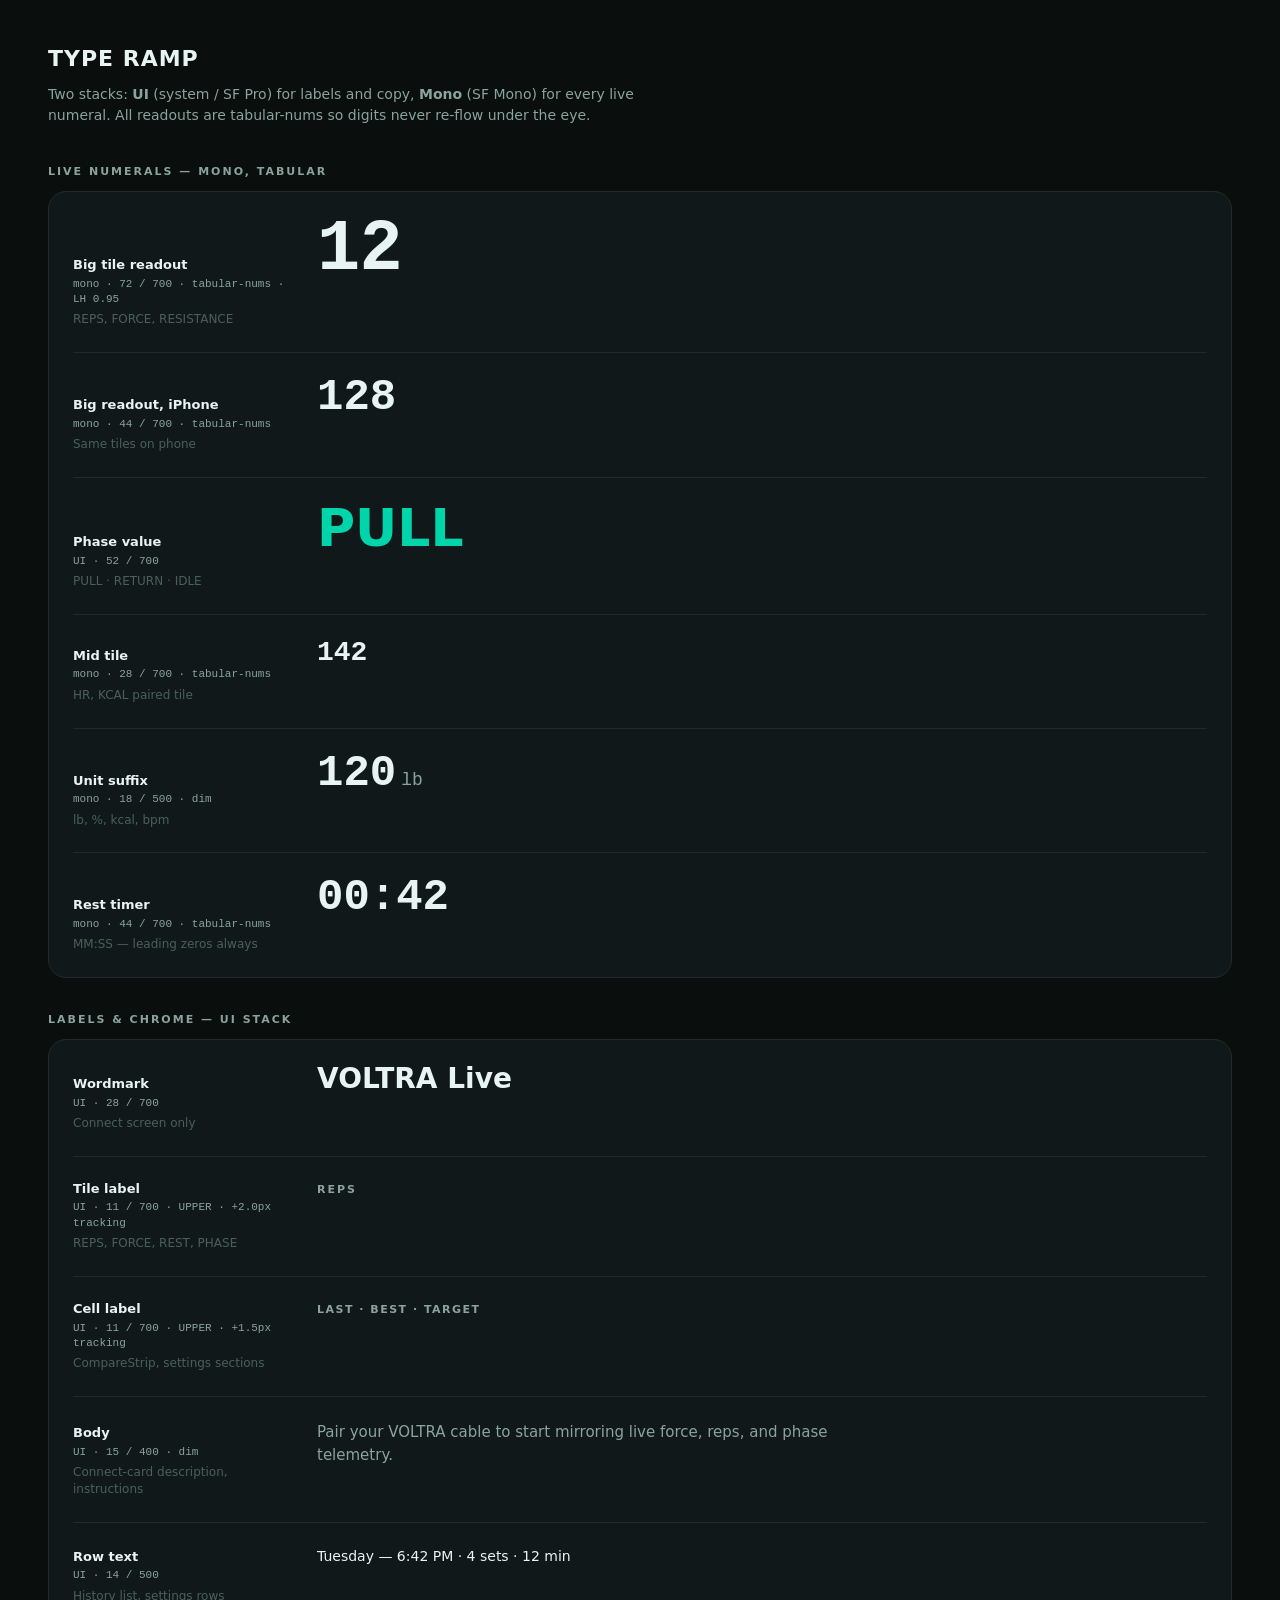
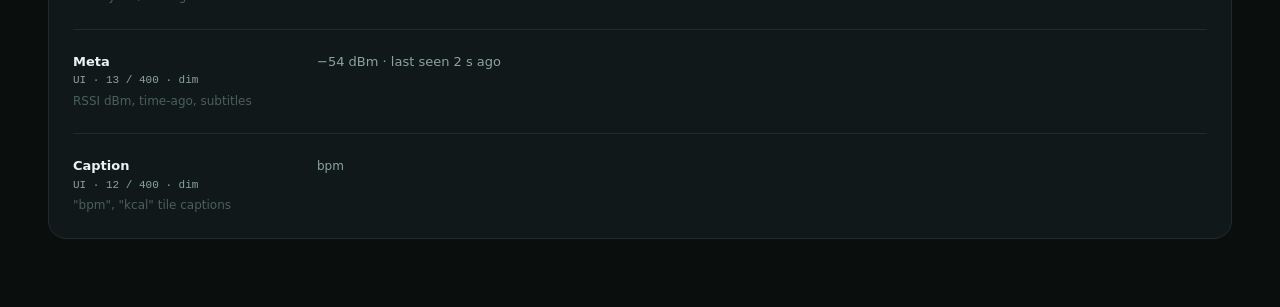
<file: design-system/preview/type.html>
<!DOCTYPE html>
<html lang="en">
<head>
<meta charset="UTF-8">
<title>VOLTRA Live — Type Ramp</title>
<link rel="stylesheet" href="../colors_and_type.css">
<style>
  html, body { margin: 0; background: var(--vl-bg); color: var(--vl-text); font-family: var(--vl-font-ui); }
  body { padding: 48px; min-height: 100vh; box-sizing: border-box; }
  h1 { font: 700 22px/1 var(--vl-font-ui); letter-spacing: 1px; text-transform: uppercase; margin: 0 0 8px; }
  .sub { font: 400 14px/1.5 var(--vl-font-ui); color: var(--vl-text-dim); margin-bottom: 40px; max-width: 620px; }
  h2 { font: 700 11px/1 var(--vl-font-ui); letter-spacing: 2px; text-transform: uppercase; color: var(--vl-text-dim); margin: 36px 0 14px; }
  .group { background: var(--vl-bg-elev); border: var(--vl-stroke); border-radius: var(--vl-r-tile); padding: 0 24px; }
  .row { display: grid; grid-template-columns: 220px 1fr; gap: 24px; align-items: baseline; padding: 24px 0; border-bottom: var(--vl-stroke); }
  .row:last-child { border-bottom: 0; }
  .meta { display: flex; flex-direction: column; gap: 4px; }
  .meta-name { font: 700 13px/1.2 var(--vl-font-ui); color: var(--vl-text); }
  .meta-spec { font: 500 11px/1.4 var(--vl-font-mono); color: var(--vl-text-dim); }
  .meta-use { font: 400 12px/1.4 var(--vl-font-ui); color: var(--vl-text-faint); }
  .sample { min-height: 1em; }
</style>
</head>
<body>
  <h1>Type Ramp</h1>
  <p class="sub">Two stacks: <strong>UI</strong> (system / SF Pro) for labels and copy, <strong>Mono</strong> (SF Mono) for every live numeral. All readouts are tabular-nums so digits never re-flow under the eye.</p>

  <h2>Live numerals — mono, tabular</h2>
  <div class="group">
    <div class="row"><div class="meta"><span class="meta-name">Big tile readout</span><span class="meta-spec">mono · 72 / 700 · tabular-nums · LH 0.95</span><span class="meta-use">REPS, FORCE, RESISTANCE</span></div>
      <div class="sample vl-bignum">12</div></div>
    <div class="row"><div class="meta"><span class="meta-name">Big readout, iPhone</span><span class="meta-spec">mono · 44 / 700 · tabular-nums</span><span class="meta-use">Same tiles on phone</span></div>
      <div class="sample" style="font:700 44px/.95 var(--vl-font-mono);font-variant-numeric:tabular-nums">128</div></div>
    <div class="row"><div class="meta"><span class="meta-name">Phase value</span><span class="meta-spec">UI · 52 / 700</span><span class="meta-use">PULL · RETURN · IDLE</span></div>
      <div class="sample vl-phase-num" style="color: var(--vl-pull)">PULL</div></div>
    <div class="row"><div class="meta"><span class="meta-name">Mid tile</span><span class="meta-spec">mono · 28 / 700 · tabular-nums</span><span class="meta-use">HR, KCAL paired tile</span></div>
      <div class="sample" style="font:700 28px/1 var(--vl-font-mono);font-variant-numeric:tabular-nums">142</div></div>
    <div class="row"><div class="meta"><span class="meta-name">Unit suffix</span><span class="meta-spec">mono · 18 / 500 · dim</span><span class="meta-use">lb, %, kcal, bpm</span></div>
      <div class="sample"><span style="font:700 44px/.95 var(--vl-font-mono);font-variant-numeric:tabular-nums">120</span> <span class="vl-unit">lb</span></div></div>
    <div class="row"><div class="meta"><span class="meta-name">Rest timer</span><span class="meta-spec">mono · 44 / 700 · tabular-nums</span><span class="meta-use">MM:SS — leading zeros always</span></div>
      <div class="sample" style="font:700 44px/.95 var(--vl-font-mono);font-variant-numeric:tabular-nums">00:42</div></div>
  </div>

  <h2>Labels &amp; chrome — UI stack</h2>
  <div class="group">
    <div class="row"><div class="meta"><span class="meta-name">Wordmark</span><span class="meta-spec">UI · 28 / 700</span><span class="meta-use">Connect screen only</span></div>
      <div class="sample vl-headline">VOLTRA Live</div></div>
    <div class="row"><div class="meta"><span class="meta-name">Tile label</span><span class="meta-spec">UI · 11 / 700 · UPPER · +2.0px tracking</span><span class="meta-use">REPS, FORCE, REST, PHASE</span></div>
      <div class="sample vl-tile-label">REPS</div></div>
    <div class="row"><div class="meta"><span class="meta-name">Cell label</span><span class="meta-spec">UI · 11 / 700 · UPPER · +1.5px tracking</span><span class="meta-use">CompareStrip, settings sections</span></div>
      <div class="sample vl-cell-label">LAST · BEST · TARGET</div></div>
    <div class="row"><div class="meta"><span class="meta-name">Body</span><span class="meta-spec">UI · 15 / 400 · dim</span><span class="meta-use">Connect-card description, instructions</span></div>
      <div class="sample vl-body" style="max-width:520px">Pair your VOLTRA cable to start mirroring live force, reps, and phase telemetry.</div></div>
    <div class="row"><div class="meta"><span class="meta-name">Row text</span><span class="meta-spec">UI · 14 / 500</span><span class="meta-use">History list, settings rows</span></div>
      <div class="sample vl-row">Tuesday — 6:42 PM · 4 sets · 12 min</div></div>
    <div class="row"><div class="meta"><span class="meta-name">Meta</span><span class="meta-spec">UI · 13 / 400 · dim</span><span class="meta-use">RSSI dBm, time-ago, subtitles</span></div>
      <div class="sample vl-meta">−54 dBm · last seen 2 s ago</div></div>
    <div class="row"><div class="meta"><span class="meta-name">Caption</span><span class="meta-spec">UI · 12 / 400 · dim</span><span class="meta-use">"bpm", "kcal" tile captions</span></div>
      <div class="sample vl-cap">bpm</div></div>
  </div>
</body>
</html>
</file>
<file: design-system/colors_and_type.css>
/* =============================================================
   VOLTRA Live — Design Tokens
   Ported 1:1 from VoltraLive/Views/VoltraTheme.swift
   Dark-only. iPhone-first, but readable from 8 ft on a rack-mounted iPad.
   ============================================================= */

:root {
  /* ---------- Color: backgrounds ---------- */
  --vl-bg:        #0a0e0c;   /* page / canvas — almost-black with a hint of green */
  --vl-bg-elev:   #11181a;   /* cards, tiles, sheets */
  --vl-bg-elev-2: #1a2426;   /* nested elements (chips inside tiles, hover states) */
  --vl-border:    #1f2c2e;   /* hairlines around tiles/sheets */

  /* ---------- Color: text ---------- */
  --vl-text:       #e8f4f1;  /* primary readouts, headlines */
  --vl-text-dim:   #8aa39e;  /* labels, secondary copy, units */
  --vl-text-faint: #4a5f5b;  /* placeholders, disabled, never-data */

  /* ---------- Color: accent + phase ---------- */
  --vl-accent:        #00d4aa;  /* primary brand teal — pull phase, CTAs */
  --vl-accent-dim:    #007a62;  /* pressed / muted accent */
  --vl-pull:          #00d4aa;  /* concentric phase */
  --vl-return:        #ffb84d;  /* eccentric/return phase */
  --vl-transition:    #6c8de0;  /* between-rep transition */
  --vl-idle:          #4a5f5b;  /* phase = idle */
  --vl-warn:          #ff7a4d;  /* warnings, BT-off, stale data */
  --vl-danger:        #ff4d6d;  /* hard errors, BOTTOM marker */

  /* Phase fill (used as a translucent wash on the phase tile background) */
  --vl-pull-wash:       rgba(0, 212, 170, 0.12);
  --vl-return-wash:     rgba(255, 184, 77, 0.12);
  --vl-transition-wash: rgba(108, 141, 224, 0.08);

  /* Pulse-dot fresh-data green (PulseDot.swift) — distinct from --vl-accent
     because it signals "HealthKit alive", not "VOLTRA brand". */
  --vl-fresh: rgb(51, 217, 102);   /* 0.20, 0.85, 0.40 in srgb */
  --vl-fresh-stale: rgb(89, 89, 89);

  /* ---------- Type: font stack ---------- */
  /* The app uses .system on iOS — SF Pro UI for body, SF Mono for numbers.
     On the web we mirror with Apple's system stack and JetBrains Mono. */
  --vl-font-ui:   -apple-system, BlinkMacSystemFont, "SF Pro Text", "SF Pro Display",
                  "Inter", system-ui, sans-serif;
  --vl-font-mono: ui-monospace, "SF Mono", "JetBrains Mono", "Roboto Mono",
                  Menlo, Consolas, monospace;

  /* ---------- Type: scale ---------- */
  /* Big readouts are MONO + BOLD so digits line up at 8 ft. */
  --vl-text-bignum:    72px;   /* tile value (REPS, FORCE, RESISTANCE) */
  --vl-text-bignum-iphone: 44px;
  --vl-text-headline:  28px;   /* "VOLTRA Live" wordmark on Connect */
  --vl-text-phase:     52px;   /* PHASE tile value (PULL / RETURN / IDLE) */
  --vl-text-tile-mid:  28px;   /* HR / KCAL paired tile (b46) */
  --vl-text-body:      15px;   /* connect-card description, instructions */
  --vl-text-row:       14px;   /* list rows, instructions */
  --vl-text-meta:      13px;   /* subtitles, RSSI dBm */
  --vl-text-cap:       12px;   /* captions, "bpm", "kcal" */
  --vl-text-unit:      18px;   /* lb, %, after a big number */
  --vl-text-label:     11px;   /* ALL-CAPS tile labels (REPS, FORCE...) */

  --vl-weight-bignum:  700;
  --vl-weight-label:   700;
  --vl-weight-cta:     600;
  --vl-weight-row:     500;

  --vl-kerning-label-wide:   2.0px;   /* TileView label */
  --vl-kerning-label-narrow: 1.5px;   /* CompareStripView label */

  /* ---------- Spacing & radius ---------- */
  --vl-r-tile:     18px;       /* tile / sheet card */
  --vl-r-button:   12px;       /* primary buttons */
  --vl-r-cell:     10px;       /* compact cells (CompareStrip) */
  --vl-r-pill:     999px;

  --vl-pad-tile:   18px 20px;  /* tile interior */
  --vl-pad-card:   40px;       /* connect card interior */
  --vl-pad-row:    14px;       /* discovery row */

  --vl-gap-tile-grid: 12px;    /* between tiles in the live grid */

  /* ---------- Effects ---------- */
  --vl-stroke:       1px solid var(--vl-border);
  --vl-stroke-active: 1px solid var(--vl-accent);
  --vl-shadow-card:  0 8px 32px rgba(0, 0, 0, 0.4);

  /* Tap targets */
  --vl-tap-min:      44px;     /* iOS HIG floor; must hold even on tiles */
  --vl-tap-cta:      50px;     /* primary footer button */
  --vl-tap-tile:     56px;     /* big tile readout area */
}

/* =============================================================
   Type utility classes (for the design-system preview pages).
   The iOS app does not consume these; they exist so the HTML
   spec mirrors what SwiftUI produces.
   ============================================================= */

.vl-bignum {
  font-family: var(--vl-font-mono);
  font-weight: var(--vl-weight-bignum);
  font-size: var(--vl-text-bignum);
  line-height: 0.95;
  font-variant-numeric: tabular-nums;
  color: var(--vl-text);
  letter-spacing: -0.01em;
}

.vl-phase-num {
  font-family: var(--vl-font-ui);
  font-weight: var(--vl-weight-bignum);
  font-size: var(--vl-text-phase);
  line-height: 1;
}

.vl-tile-label {
  font: var(--vl-weight-label) var(--vl-text-label)/1 var(--vl-font-ui);
  letter-spacing: var(--vl-kerning-label-wide);
  text-transform: uppercase;
  color: var(--vl-text-dim);
}

.vl-cell-label {
  font: var(--vl-weight-label) var(--vl-text-label)/1 var(--vl-font-ui);
  letter-spacing: var(--vl-kerning-label-narrow);
  text-transform: uppercase;
  color: var(--vl-text-dim);
}

.vl-unit {
  font-family: var(--vl-font-mono);
  font-weight: var(--vl-weight-row);
  font-size: var(--vl-text-unit);
  color: var(--vl-text-dim);
}

.vl-headline {
  font: 700 var(--vl-text-headline)/1.1 var(--vl-font-ui);
  color: var(--vl-text);
}

.vl-body { font: 400 var(--vl-text-body)/1.5 var(--vl-font-ui); color: var(--vl-text-dim); }
.vl-row  { font: 500 var(--vl-text-row)/1.3 var(--vl-font-ui); color: var(--vl-text); }
.vl-meta { font: 400 var(--vl-text-meta)/1.3 var(--vl-font-ui); color: var(--vl-text-dim); }
.vl-cap  { font: 400 var(--vl-text-cap)/1.2 var(--vl-font-ui); color: var(--vl-text-dim); }
</file>
